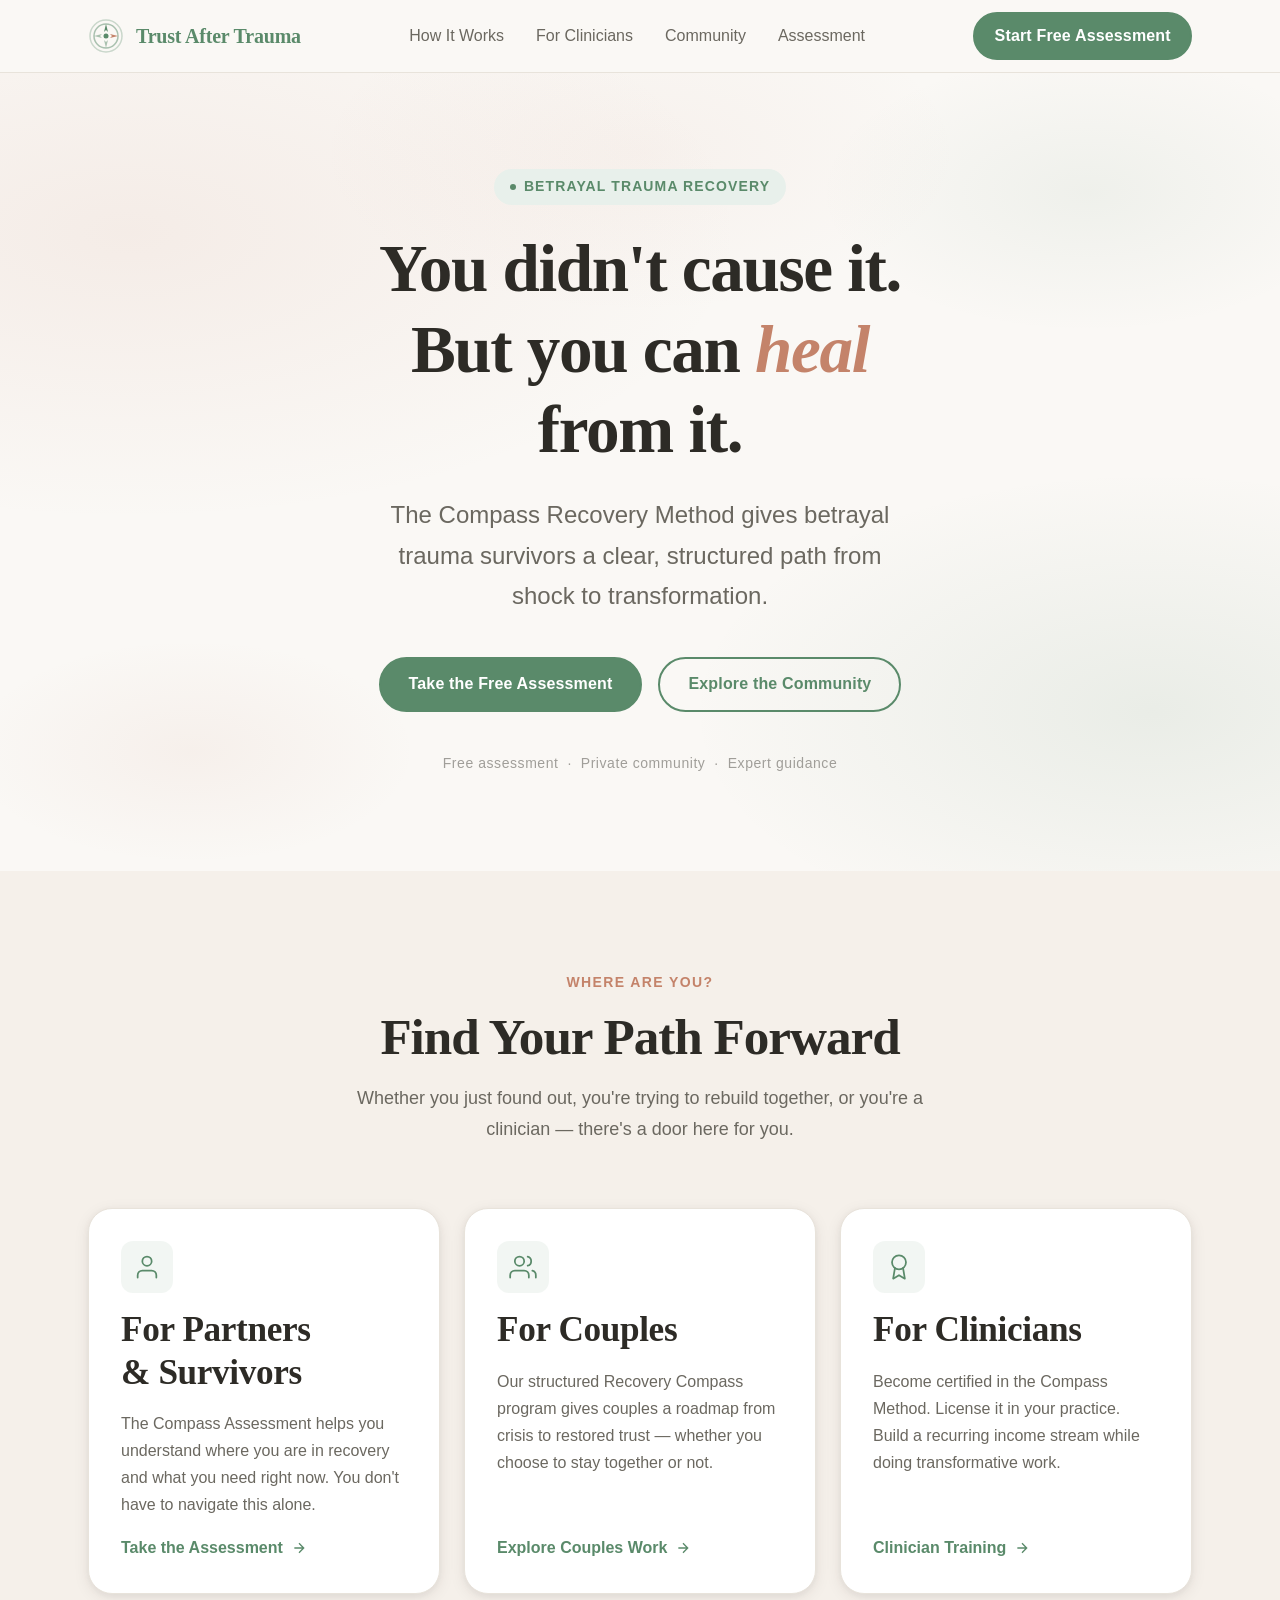
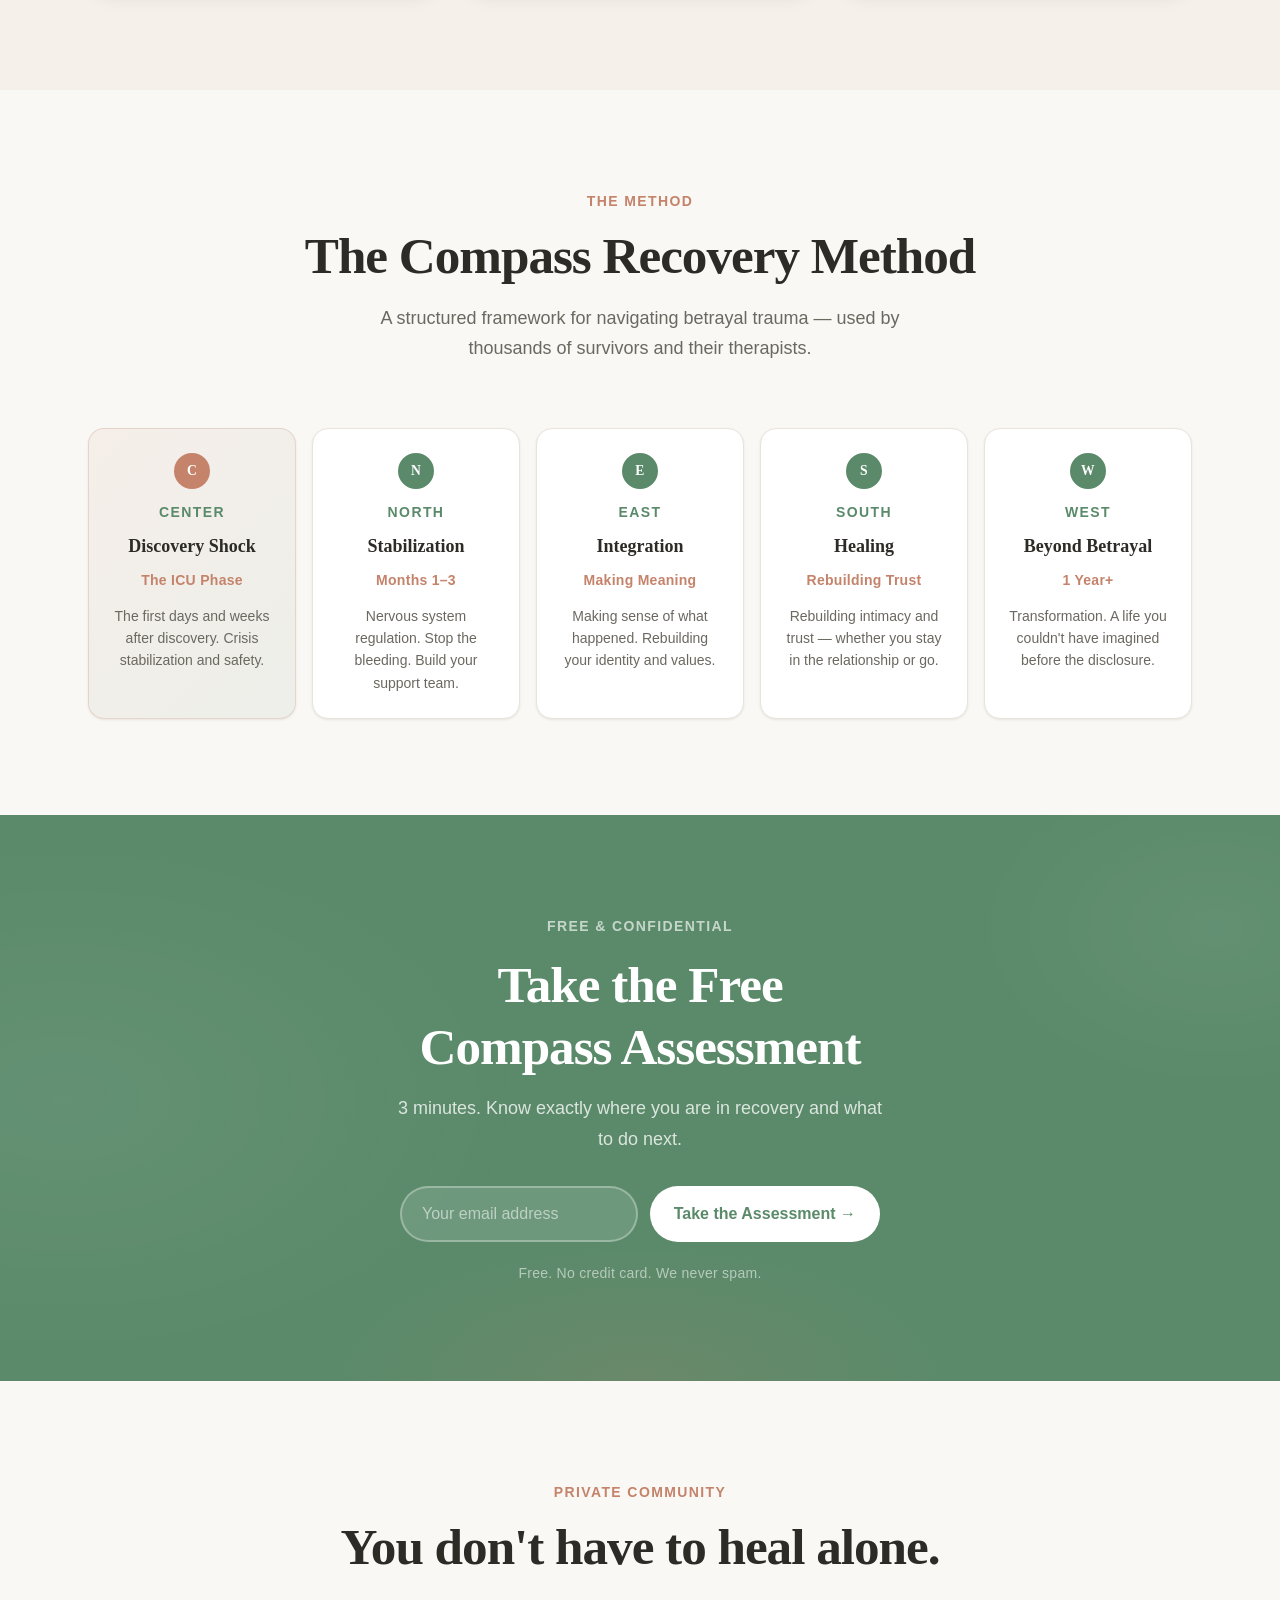
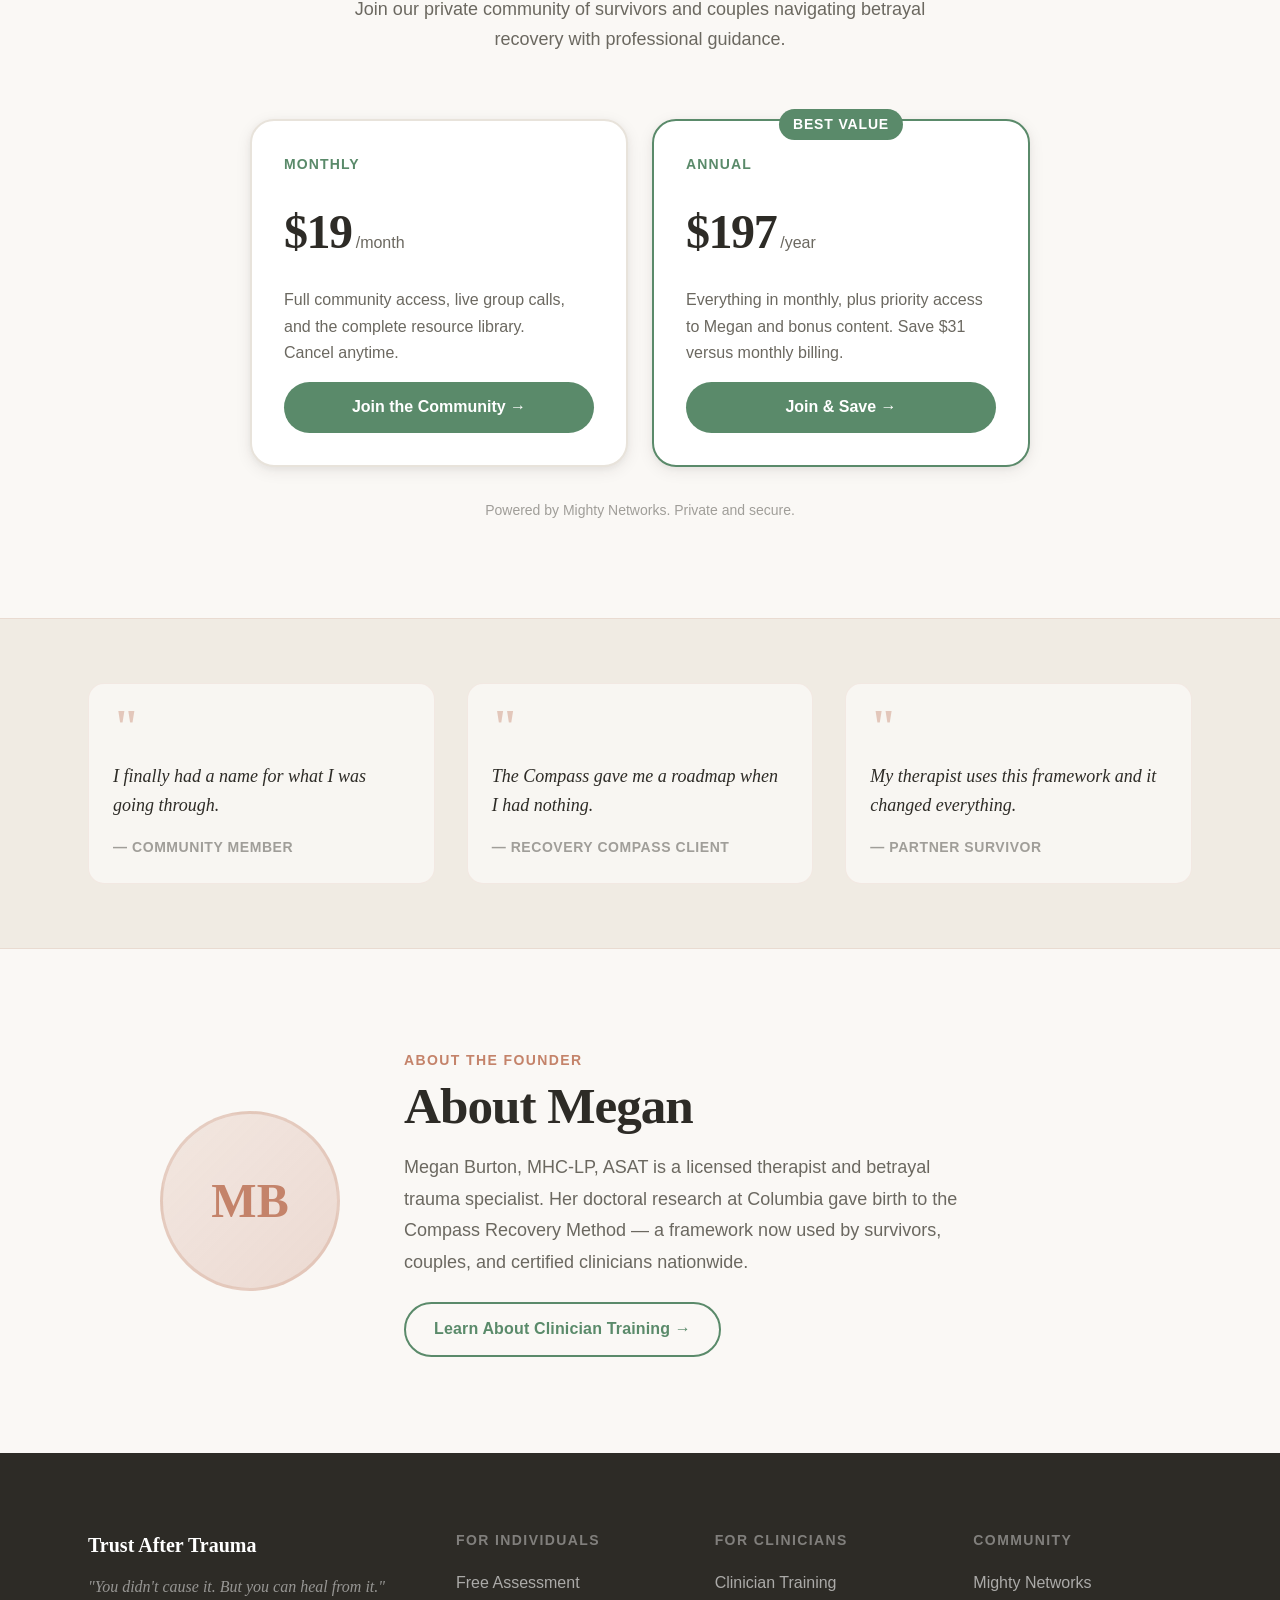
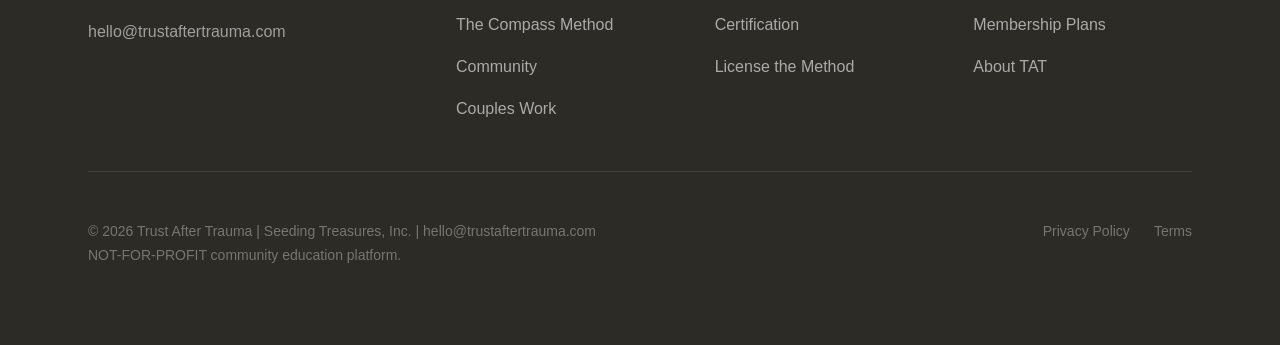
<file: index.html>
<!DOCTYPE html>
<html lang="en" data-theme="light">
<head>
  <meta charset="UTF-8" />
  <meta name="viewport" content="width=device-width, initial-scale=1.0" />
  <title>Trust After Trauma — Betrayal Trauma Recovery</title>
  <meta name="description" content="The Compass Recovery Method gives betrayal trauma survivors a clear, structured path from shock to transformation. Free assessment. Private community. Expert guidance." />
  <meta property="og:title" content="Trust After Trauma" />
  <meta property="og:description" content="You didn't cause it. But you can heal from it. Take the free Compass Assessment and find your place in recovery." />
  <meta property="og:type" content="website" />
  <meta property="og:url" content="https://trustaftertrauma.com" />

  <!-- Fonts -->
  <link rel="preconnect" href="https://api.fontshare.com" crossorigin />
  <link href="https://api.fontshare.com/v2/css?f[]=zodiak@700,400&display=swap" rel="stylesheet" />
  <link href="https://api.fontshare.com/v2/css?f[]=satoshi@400,500,700&display=swap" rel="stylesheet" />

  <style>
    /* ─── Design Tokens ─── */
    :root {
      /* Brand colors */
      --color-primary: #5A8A6A;
      --color-primary-hover: #4a7559;
      --color-primary-active: #3b5f47;
      --color-primary-light: #e8f0eb;
      --color-accent: #C4836A;
      --color-accent-hover: #b07358;
      --color-accent-light: #f5e8e3;

      /* Surfaces */
      --color-bg: #FAF8F5;
      --color-surface: #FFFFFF;
      --color-surface-warm: #F5F0EA;
      --color-testimonial-bg: #F0EBE3;
      --color-border: #DDD8CE;
      --color-divider: #E8E3DB;

      /* Text */
      --color-text: #2D2B26;
      --color-text-muted: #6B6860;
      --color-text-faint: #A09E99;
      --color-text-inverse: #FFFFFF;

      /* Fonts */
      --font-display: 'Zodiak', Georgia, 'Times New Roman', serif;
      --font-body: 'Satoshi', -apple-system, BlinkMacSystemFont, 'Segoe UI', sans-serif;

      /* Type scale (fluid) */
      --text-xs:   clamp(0.75rem,  0.7rem  + 0.25vw, 0.875rem);
      --text-sm:   clamp(0.875rem, 0.8rem  + 0.35vw, 1rem);
      --text-base: clamp(1rem,     0.95rem + 0.25vw, 1.125rem);
      --text-lg:   clamp(1.125rem, 1rem    + 0.75vw, 1.5rem);
      --text-xl:   clamp(1.5rem,   1.2rem  + 1.25vw, 2.25rem);
      --text-2xl:  clamp(2rem,     1.2rem  + 2.5vw,  3.5rem);
      --text-3xl:  clamp(2.5rem,   1rem    + 4vw,    5rem);

      /* Spacing */
      --space-1:  0.25rem;
      --space-2:  0.5rem;
      --space-3:  0.75rem;
      --space-4:  1rem;
      --space-5:  1.25rem;
      --space-6:  1.5rem;
      --space-8:  2rem;
      --space-10: 2.5rem;
      --space-12: 3rem;
      --space-16: 4rem;
      --space-20: 5rem;
      --space-24: 6rem;

      /* Radius */
      --radius-sm: 0.375rem;
      --radius-md: 0.625rem;
      --radius-lg: 1rem;
      --radius-xl: 1.5rem;
      --radius-full: 9999px;

      /* Shadows */
      --shadow-sm: 0 1px 3px rgba(45, 43, 38, 0.06), 0 1px 2px rgba(45, 43, 38, 0.04);
      --shadow-md: 0 4px 16px rgba(45, 43, 38, 0.08), 0 2px 6px rgba(45, 43, 38, 0.05);
      --shadow-lg: 0 12px 40px rgba(45, 43, 38, 0.12), 0 4px 12px rgba(45, 43, 38, 0.07);

      /* Transitions */
      --transition: 200ms cubic-bezier(0.16, 1, 0.3, 1);

      /* Layout */
      --content-narrow: 640px;
      --content-default: 960px;
      --content-wide: 1200px;
      --nav-height: 72px;
    }

    /* ─── Reset ─── */
    *, *::before, *::after {
      box-sizing: border-box;
      margin: 0;
      padding: 0;
    }

    html {
      -webkit-font-smoothing: antialiased;
      -moz-osx-font-smoothing: grayscale;
      text-rendering: optimizeLegibility;
      scroll-behavior: smooth;
      scroll-padding-top: var(--nav-height);
    }

    body {
      min-height: 100dvh;
      font-family: var(--font-body);
      font-size: var(--text-base);
      color: var(--color-text);
      background-color: var(--color-bg);
      line-height: 1.65;
    }

    img, svg { display: block; max-width: 100%; height: auto; }
    ul[role="list"], ol[role="list"] { list-style: none; }
    input, button, textarea, select { font: inherit; color: inherit; }
    h1, h2, h3, h4, h5, h6 { text-wrap: balance; line-height: 1.2; }
    p, li { text-wrap: pretty; }
    button { cursor: pointer; background: none; border: none; }
    a { color: inherit; text-decoration: none; }

    ::selection {
      background: rgba(90, 138, 106, 0.2);
      color: var(--color-text);
    }

    :focus-visible {
      outline: 2px solid var(--color-primary);
      outline-offset: 3px;
      border-radius: var(--radius-sm);
    }

    @media (prefers-reduced-motion: reduce) {
      *, *::before, *::after {
        animation-duration: 0.01ms !important;
        transition-duration: 0.01ms !important;
        scroll-behavior: auto !important;
      }
    }

    /* ─── Utility Classes ─── */
    .container {
      width: 100%;
      max-width: var(--content-wide);
      margin-inline: auto;
      padding-inline: clamp(var(--space-5), 5vw, var(--space-12));
    }

    .container--narrow {
      max-width: var(--content-narrow);
    }

    .container--default {
      max-width: var(--content-default);
    }

    .sr-only {
      position: absolute; width: 1px; height: 1px; padding: 0;
      margin: -1px; overflow: hidden; clip: rect(0,0,0,0);
      white-space: nowrap; border-width: 0;
    }

    /* ─── Buttons ─── */
    .btn {
      display: inline-flex;
      align-items: center;
      gap: var(--space-2);
      padding: 0.75rem 1.75rem;
      font-size: var(--text-sm);
      font-weight: 600;
      letter-spacing: 0.01em;
      border-radius: var(--radius-full);
      transition: background var(--transition), color var(--transition),
                  border-color var(--transition), box-shadow var(--transition),
                  transform var(--transition);
      white-space: nowrap;
    }

    .btn:hover { transform: translateY(-1px); }
    .btn:active { transform: translateY(0); }

    .btn-primary {
      background: var(--color-primary);
      color: var(--color-text-inverse);
      border: 2px solid var(--color-primary);
    }

    .btn-primary:hover {
      background: var(--color-primary-hover);
      border-color: var(--color-primary-hover);
      box-shadow: 0 4px 16px rgba(90, 138, 106, 0.35);
    }

    .btn-outline {
      background: transparent;
      color: var(--color-primary);
      border: 2px solid var(--color-primary);
    }

    .btn-outline:hover {
      background: var(--color-primary-light);
    }

    .btn-outline-white {
      background: transparent;
      color: var(--color-text-inverse);
      border: 2px solid rgba(255,255,255,0.6);
    }

    .btn-outline-white:hover {
      background: rgba(255,255,255,0.15);
      border-color: white;
    }

    /* ─── Navigation ─── */
    .nav {
      position: sticky;
      top: 0;
      z-index: 100;
      background: rgba(250, 248, 245, 0.92);
      backdrop-filter: blur(16px);
      -webkit-backdrop-filter: blur(16px);
      border-bottom: 1px solid var(--color-divider);
      transition: box-shadow var(--transition);
    }

    .nav--scrolled {
      box-shadow: var(--shadow-sm);
    }

    .nav__inner {
      display: flex;
      align-items: center;
      justify-content: space-between;
      height: var(--nav-height);
    }

    /* Logo */
    .nav__logo {
      display: flex;
      align-items: center;
      gap: var(--space-3);
      text-decoration: none;
    }

    .nav__logo-mark {
      flex-shrink: 0;
    }

    .nav__logo-text {
      font-family: var(--font-display);
      font-size: 1.25rem;
      font-weight: 700;
      color: var(--color-primary);
      letter-spacing: -0.01em;
      line-height: 1;
    }

    /* Nav links */
    .nav__links {
      display: flex;
      align-items: center;
      gap: var(--space-8);
      list-style: none;
    }

    .nav__links a {
      font-size: var(--text-sm);
      font-weight: 500;
      color: var(--color-text-muted);
      transition: color var(--transition);
    }

    .nav__links a:hover { color: var(--color-primary); }

    /* Nav actions */
    .nav__actions {
      display: flex;
      align-items: center;
      gap: var(--space-4);
    }

    .nav__cta {
      padding: 0.55rem 1.2rem;
      font-size: var(--text-sm);
    }

    /* Hamburger (mobile) */
    .nav__hamburger {
      display: none;
      flex-direction: column;
      gap: 5px;
      width: 24px;
      cursor: pointer;
      background: none;
      border: none;
      padding: var(--space-2);
    }

    .nav__hamburger span {
      display: block;
      height: 2px;
      background: var(--color-text);
      border-radius: 2px;
      transition: transform var(--transition), opacity var(--transition);
    }

    /* Mobile menu */
    .nav__mobile {
      display: none;
      flex-direction: column;
      gap: var(--space-1);
      padding: var(--space-4) 0 var(--space-6);
      border-top: 1px solid var(--color-divider);
    }

    .nav__mobile a {
      font-size: var(--text-base);
      font-weight: 500;
      color: var(--color-text-muted);
      padding: var(--space-3) 0;
      display: block;
      transition: color var(--transition);
    }

    .nav__mobile a:hover { color: var(--color-primary); }
    .nav__mobile .btn { margin-top: var(--space-4); align-self: flex-start; }

    @media (max-width: 768px) {
      .nav__links, .nav__actions { display: none; }
      .nav__hamburger { display: flex; }
      .nav__mobile.is-open { display: flex; }
    }

    /* ─── Hero Section ─── */
    .hero {
      position: relative;
      overflow: hidden;
      padding-block: clamp(var(--space-20), 12vw, var(--space-24));
      background-color: var(--color-bg);
    }

    /* Watercolor-like warm gradient texture */
    .hero::before {
      content: '';
      position: absolute;
      inset: 0;
      background:
        radial-gradient(ellipse 80% 60% at 10% 20%, rgba(196, 131, 106, 0.10) 0%, transparent 60%),
        radial-gradient(ellipse 60% 50% at 90% 80%, rgba(90, 138, 106, 0.10) 0%, transparent 60%),
        radial-gradient(ellipse 50% 40% at 50% 10%, rgba(196, 131, 106, 0.06) 0%, transparent 50%);
      pointer-events: none;
    }

    /* Subtle organic blobs for painterly feel */
    .hero::after {
      content: '';
      position: absolute;
      inset: 0;
      background:
        radial-gradient(ellipse 30% 25% at 85% 15%, rgba(90, 138, 106, 0.07) 0%, transparent 70%),
        radial-gradient(ellipse 25% 20% at 15% 85%, rgba(196, 131, 106, 0.07) 0%, transparent 70%);
      pointer-events: none;
    }

    .hero__inner {
      position: relative;
      z-index: 1;
      text-align: center;
    }

    .hero__eyebrow {
      display: inline-flex;
      align-items: center;
      gap: var(--space-2);
      padding: 0.4rem 1rem;
      background: var(--color-primary-light);
      color: var(--color-primary);
      font-size: var(--text-xs);
      font-weight: 700;
      letter-spacing: 0.08em;
      text-transform: uppercase;
      border-radius: var(--radius-full);
      margin-bottom: var(--space-6);
    }

    .hero__eyebrow-dot {
      width: 6px;
      height: 6px;
      background: var(--color-primary);
      border-radius: 50%;
    }

    .hero__headline {
      font-family: var(--font-display);
      font-size: var(--text-3xl);
      font-weight: 700;
      color: var(--color-text);
      margin-bottom: var(--space-6);
      max-width: 800px;
      margin-inline: auto;
      letter-spacing: -0.02em;
    }

    .hero__headline em {
      font-style: italic;
      color: var(--color-accent);
    }

    .hero__subhead {
      font-size: var(--text-lg);
      color: var(--color-text-muted);
      max-width: 580px;
      margin-inline: auto;
      margin-bottom: var(--space-10);
      line-height: 1.7;
    }

    .hero__actions {
      display: flex;
      align-items: center;
      justify-content: center;
      gap: var(--space-4);
      flex-wrap: wrap;
    }

    .hero__trust {
      margin-top: var(--space-10);
      font-size: var(--text-xs);
      color: var(--color-text-faint);
      letter-spacing: 0.04em;
    }

    /* ─── Section Styles ─── */
    .section {
      padding-block: clamp(var(--space-16), 9vw, var(--space-24));
    }

    .section--alt {
      background: var(--color-surface-warm);
    }

    .section__header {
      text-align: center;
      margin-bottom: clamp(var(--space-10), 5vw, var(--space-16));
    }

    .section__label {
      display: inline-block;
      font-size: var(--text-xs);
      font-weight: 700;
      letter-spacing: 0.1em;
      text-transform: uppercase;
      color: var(--color-accent);
      margin-bottom: var(--space-3);
    }

    .section__title {
      font-family: var(--font-display);
      font-size: var(--text-2xl);
      font-weight: 700;
      color: var(--color-text);
      margin-bottom: var(--space-4);
      letter-spacing: -0.02em;
    }

    .section__subtitle {
      font-size: var(--text-base);
      color: var(--color-text-muted);
      max-width: 600px;
      margin-inline: auto;
      line-height: 1.7;
    }

    /* ─── Audience Cards ─── */
    .audience-grid {
      display: grid;
      grid-template-columns: repeat(3, 1fr);
      gap: var(--space-6);
    }

    @media (max-width: 900px) {
      .audience-grid {
        grid-template-columns: 1fr;
        max-width: 480px;
        margin-inline: auto;
      }
    }

    .audience-card {
      background: var(--color-surface);
      border-radius: var(--radius-xl);
      padding: var(--space-8);
      box-shadow: var(--shadow-md);
      border: 1px solid var(--color-divider);
      display: flex;
      flex-direction: column;
      gap: var(--space-4);
      transition: box-shadow var(--transition), transform var(--transition),
                  border-color var(--transition);
      position: relative;
      overflow: hidden;
    }

    .audience-card::before {
      content: '';
      position: absolute;
      top: 0;
      left: 0;
      right: 0;
      height: 3px;
      background: var(--color-accent);
      opacity: 0;
      transition: opacity var(--transition);
    }

    .audience-card:hover {
      box-shadow: var(--shadow-lg);
      transform: translateY(-3px);
      border-color: rgba(196, 131, 106, 0.3);
    }

    .audience-card:hover::before { opacity: 1; }

    .audience-card__icon {
      width: 52px;
      height: 52px;
      border-radius: 12px;
      background: rgba(90,138,106,0.08);
      display: flex;
      align-items: center;
      justify-content: center;
      color: var(--color-primary);
      transition: background 0.2s;
    }
    .audience-card:hover .audience-card__icon {
      background: rgba(90,138,106,0.14);
    }

    .audience-card__headline {
      font-family: var(--font-display);
      font-size: var(--text-xl);
      font-weight: 700;
      color: var(--color-text);
      letter-spacing: -0.01em;
    }

    .audience-card__body {
      font-size: var(--text-sm);
      color: var(--color-text-muted);
      line-height: 1.7;
      flex-grow: 1;
    }

    .audience-card__cta {
      font-size: var(--text-sm);
      font-weight: 600;
      color: var(--color-primary);
      display: inline-flex;
      align-items: center;
      gap: var(--space-2);
      transition: color var(--transition), gap var(--transition);
    }

    .audience-card__cta:hover {
      color: var(--color-accent);
      gap: var(--space-3);
    }

    /* ─── Compass Section ─── */
    .compass-grid {
      display: grid;
      grid-template-columns: repeat(5, 1fr);
      gap: var(--space-4);
    }

    @media (max-width: 1024px) {
      .compass-grid {
        grid-template-columns: repeat(3, 1fr);
      }
    }

    @media (max-width: 600px) {
      .compass-grid {
        grid-template-columns: 1fr;
        max-width: 400px;
        margin-inline: auto;
      }
    }

    .compass-card {
      background: var(--color-surface);
      border-radius: var(--radius-lg);
      padding: var(--space-6) var(--space-5);
      box-shadow: var(--shadow-sm);
      border: 1px solid var(--color-divider);
      text-align: center;
      display: flex;
      flex-direction: column;
      align-items: center;
      gap: var(--space-3);
      transition: box-shadow var(--transition), transform var(--transition);
    }

    .compass-card:hover {
      box-shadow: var(--shadow-md);
      transform: translateY(-2px);
    }

    .compass-card--center {
      background: linear-gradient(135deg, rgba(196,131,106,0.08), rgba(90,138,106,0.08));
      border-color: rgba(196,131,106,0.25);
    }

    .compass-card__direction {
      line-height: 1;
    }
    .compass-badge {
      display: inline-flex;
      align-items: center;
      justify-content: center;
      width: 36px;
      height: 36px;
      border-radius: 50%;
      background: var(--color-primary);
      color: #fff;
      font-family: var(--font-display);
      font-size: 0.85rem;
      font-weight: 700;
      letter-spacing: 0.02em;
    }
    .compass-card--center .compass-badge {
      background: var(--color-accent);
    }

    .compass-card__label {
      font-size: var(--text-xs);
      font-weight: 700;
      letter-spacing: 0.1em;
      text-transform: uppercase;
      color: var(--color-primary);
    }

    .compass-card__name {
      font-family: var(--font-display);
      font-size: var(--text-base);
      font-weight: 700;
      color: var(--color-text);
    }

    .compass-card__phase {
      font-size: var(--text-xs);
      color: var(--color-accent);
      font-weight: 600;
      letter-spacing: 0.02em;
    }

    .compass-card__desc {
      font-size: var(--text-xs);
      color: var(--color-text-muted);
      line-height: 1.6;
    }

    /* ─── Assessment CTA Section ─── */
    .assessment-section {
      background: var(--color-primary);
      position: relative;
      overflow: hidden;
    }

    .assessment-section::before {
      content: '';
      position: absolute;
      inset: 0;
      background:
        radial-gradient(ellipse 60% 80% at 5% 50%, rgba(255,255,255,0.06) 0%, transparent 60%),
        radial-gradient(ellipse 40% 60% at 95% 20%, rgba(255,255,255,0.05) 0%, transparent 50%),
        radial-gradient(ellipse 50% 50% at 50% 100%, rgba(196,131,106,0.15) 0%, transparent 50%);
      pointer-events: none;
    }

    .assessment-section__inner {
      position: relative;
      z-index: 1;
      text-align: center;
    }

    .assessment-section__label {
      display: inline-block;
      font-size: var(--text-xs);
      font-weight: 700;
      letter-spacing: 0.1em;
      text-transform: uppercase;
      color: rgba(255,255,255,0.65);
      margin-bottom: var(--space-4);
    }

    .assessment-section__title {
      font-family: var(--font-display);
      font-size: var(--text-2xl);
      font-weight: 700;
      color: white;
      margin-bottom: var(--space-4);
      letter-spacing: -0.02em;
    }

    .assessment-section__subtitle {
      font-size: var(--text-base);
      color: rgba(255,255,255,0.78);
      margin-bottom: var(--space-8);
      max-width: 500px;
      margin-inline: auto;
      line-height: 1.7;
    }

    .assessment-form {
      display: flex;
      gap: var(--space-3);
      max-width: 480px;
      margin-inline: auto;
      flex-wrap: wrap;
    }

    .assessment-form__input {
      flex: 1;
      min-width: 220px;
      padding: 0.8rem 1.25rem;
      border-radius: var(--radius-full);
      border: 2px solid rgba(255,255,255,0.3);
      background: rgba(255,255,255,0.12);
      color: white;
      font-size: var(--text-sm);
      transition: border-color var(--transition), background var(--transition);
    }

    .assessment-form__input::placeholder {
      color: rgba(255,255,255,0.55);
    }

    .assessment-form__input:focus {
      outline: none;
      border-color: rgba(255,255,255,0.7);
      background: rgba(255,255,255,0.18);
    }

    .assessment-form__btn {
      padding: 0.8rem 1.5rem;
      background: white;
      color: var(--color-primary);
      font-size: var(--text-sm);
      font-weight: 700;
      border-radius: var(--radius-full);
      border: none;
      cursor: pointer;
      white-space: nowrap;
      transition: background var(--transition), box-shadow var(--transition), transform var(--transition);
    }

    .assessment-form__btn:hover {
      background: #f0f0f0;
      box-shadow: 0 4px 16px rgba(0,0,0,0.15);
      transform: translateY(-1px);
    }

    .assessment-section__note {
      margin-top: var(--space-5);
      font-size: var(--text-xs);
      color: rgba(255,255,255,0.55);
      letter-spacing: 0.02em;
    }

    /* ─── Community Section ─── */
    .community-grid {
      display: grid;
      grid-template-columns: repeat(2, 1fr);
      gap: var(--space-6);
      max-width: 780px;
      margin-inline: auto;
    }

    @media (max-width: 640px) {
      .community-grid { grid-template-columns: 1fr; }
    }

    .pricing-card {
      background: var(--color-surface);
      border-radius: var(--radius-xl);
      padding: var(--space-8);
      box-shadow: var(--shadow-md);
      border: 2px solid var(--color-divider);
      display: flex;
      flex-direction: column;
      gap: var(--space-4);
      transition: box-shadow var(--transition), transform var(--transition), border-color var(--transition);
      text-decoration: none;
    }

    .pricing-card:hover {
      box-shadow: var(--shadow-lg);
      transform: translateY(-3px);
      border-color: var(--color-primary);
    }

    .pricing-card--featured {
      border-color: var(--color-primary);
      position: relative;
    }

    .pricing-card--featured::before {
      content: 'Best Value';
      position: absolute;
      top: -12px;
      left: 50%;
      transform: translateX(-50%);
      background: var(--color-primary);
      color: white;
      font-size: var(--text-xs);
      font-weight: 700;
      letter-spacing: 0.06em;
      text-transform: uppercase;
      padding: 0.25rem 0.875rem;
      border-radius: var(--radius-full);
    }

    .pricing-card__period {
      font-size: var(--text-xs);
      font-weight: 700;
      letter-spacing: 0.08em;
      text-transform: uppercase;
      color: var(--color-primary);
    }

    .pricing-card__price {
      display: flex;
      align-items: baseline;
      gap: var(--space-1);
    }

    .pricing-card__amount {
      font-family: var(--font-display);
      font-size: clamp(2.5rem, 5vw, 3rem);
      font-weight: 700;
      color: var(--color-text);
      letter-spacing: -0.03em;
    }

    .pricing-card__per {
      font-size: var(--text-sm);
      color: var(--color-text-muted);
    }

    .pricing-card__desc {
      font-size: var(--text-sm);
      color: var(--color-text-muted);
      line-height: 1.65;
    }

    .pricing-card__cta {
      display: inline-flex;
      align-items: center;
      justify-content: center;
      padding: 0.75rem 1.5rem;
      background: var(--color-primary);
      color: white;
      font-size: var(--text-sm);
      font-weight: 600;
      border-radius: var(--radius-full);
      transition: background var(--transition), box-shadow var(--transition);
      margin-top: auto;
    }

    .pricing-card:hover .pricing-card__cta {
      background: var(--color-primary-hover);
      box-shadow: 0 4px 14px rgba(90, 138, 106, 0.3);
    }

    .community__powered {
      text-align: center;
      margin-top: var(--space-8);
      font-size: var(--text-xs);
      color: var(--color-text-faint);
    }

    /* ─── Testimonial Bar ─── */
    .testimonial-bar {
      background: var(--color-testimonial-bg);
      padding-block: clamp(var(--space-12), 6vw, var(--space-16));
      border-top: 1px solid rgba(196, 131, 106, 0.15);
      border-bottom: 1px solid rgba(196, 131, 106, 0.15);
    }

    .testimonial-grid {
      display: grid;
      grid-template-columns: repeat(3, 1fr);
      gap: var(--space-8);
    }

    @media (max-width: 768px) {
      .testimonial-grid {
        grid-template-columns: 1fr;
        max-width: 480px;
        margin-inline: auto;
      }
    }

    .testimonial {
      display: flex;
      flex-direction: column;
      gap: var(--space-4);
      padding: var(--space-6);
      background: rgba(255,255,255,0.55);
      border-radius: var(--radius-lg);
      border: 1px solid rgba(196,131,106,0.12);
      transition: box-shadow var(--transition);
    }

    .testimonial:hover {
      box-shadow: var(--shadow-sm);
    }

    .testimonial__quote-mark {
      font-family: var(--font-display);
      font-size: 3rem;
      line-height: 0.8;
      color: var(--color-accent);
      opacity: 0.4;
      font-weight: 700;
    }

    .testimonial__text {
      font-family: var(--font-display);
      font-size: var(--text-base);
      font-style: italic;
      color: var(--color-text);
      line-height: 1.6;
    }

    .testimonial__attribution {
      font-size: var(--text-xs);
      font-weight: 600;
      color: var(--color-text-faint);
      letter-spacing: 0.04em;
      text-transform: uppercase;
    }

    /* ─── Founder Block ─── */
    .founder {
      background: var(--color-bg);
    }

    .founder__inner {
      display: grid;
      grid-template-columns: auto 1fr;
      gap: clamp(var(--space-8), 5vw, var(--space-16));
      align-items: center;
      max-width: var(--content-default);
      margin-inline: auto;
    }

    @media (max-width: 640px) {
      .founder__inner {
        grid-template-columns: 1fr;
        text-align: center;
      }

      .founder__photo {
        margin-inline: auto;
      }
    }

    .founder__photo {
      width: 180px;
      height: 180px;
      border-radius: 50%;
      background: linear-gradient(135deg, rgba(196,131,106,0.15), rgba(196,131,106,0.25));
      border: 3px solid rgba(196, 131, 106, 0.25);
      display: flex;
      align-items: center;
      justify-content: center;
      flex-shrink: 0;
      position: relative;
      overflow: hidden;
    }

    /* Watercolor ring effect */
    .founder__photo::before {
      content: '';
      position: absolute;
      inset: -4px;
      border-radius: 50%;
      background: conic-gradient(
        rgba(196,131,106,0.2) 0deg,
        rgba(90,138,106,0.2) 120deg,
        rgba(196,131,106,0.15) 240deg,
        rgba(196,131,106,0.2) 360deg
      );
      z-index: -1;
    }

    .founder__initials {
      font-family: var(--font-display);
      font-size: 3rem;
      font-weight: 700;
      color: var(--color-accent);
    }

    .founder__label {
      font-size: var(--text-xs);
      font-weight: 700;
      letter-spacing: 0.1em;
      text-transform: uppercase;
      color: var(--color-accent);
      margin-bottom: var(--space-3);
    }

    .founder__name {
      font-family: var(--font-display);
      font-size: var(--text-2xl);
      font-weight: 700;
      color: var(--color-text);
      letter-spacing: -0.02em;
      margin-bottom: var(--space-4);
    }

    .founder__bio {
      font-size: var(--text-base);
      color: var(--color-text-muted);
      line-height: 1.75;
      max-width: 58ch;
      margin-bottom: var(--space-6);
    }

    /* ─── Footer ─── */
    .footer {
      background: var(--color-text);
      color: rgba(255,255,255,0.75);
      padding-block: clamp(var(--space-12), 6vw, var(--space-20));
    }

    .footer__top {
      display: grid;
      grid-template-columns: 1.5fr repeat(3, 1fr);
      gap: var(--space-10);
      margin-bottom: var(--space-12);
      padding-bottom: var(--space-12);
      border-bottom: 1px solid rgba(255,255,255,0.1);
    }

    @media (max-width: 900px) {
      .footer__top {
        grid-template-columns: 1fr 1fr;
      }
    }

    @media (max-width: 560px) {
      .footer__top {
        grid-template-columns: 1fr;
      }
    }

    .footer__brand {}

    .footer__logo-text {
      font-family: var(--font-display);
      font-size: 1.25rem;
      font-weight: 700;
      color: white;
      margin-bottom: var(--space-3);
    }

    .footer__tagline {
      font-size: var(--text-sm);
      font-style: italic;
      color: rgba(255,255,255,0.5);
      font-family: var(--font-display);
      margin-bottom: var(--space-4);
    }

    .footer__email {
      font-size: var(--text-sm);
      color: rgba(255,255,255,0.55);
      transition: color var(--transition);
    }

    .footer__email:hover { color: rgba(255,255,255,0.85); }

    .footer__col-title {
      font-size: var(--text-xs);
      font-weight: 700;
      letter-spacing: 0.1em;
      text-transform: uppercase;
      color: rgba(255,255,255,0.4);
      margin-bottom: var(--space-4);
    }

    .footer__links {
      list-style: none;
      display: flex;
      flex-direction: column;
      gap: var(--space-3);
    }

    .footer__links a {
      font-size: var(--text-sm);
      color: rgba(255,255,255,0.6);
      transition: color var(--transition);
    }

    .footer__links a:hover { color: rgba(255,255,255,0.9); }

    .footer__bottom {
      display: flex;
      align-items: flex-start;
      justify-content: space-between;
      gap: var(--space-6);
      flex-wrap: wrap;
    }

    .footer__legal-note {
      font-size: var(--text-xs);
      color: rgba(255,255,255,0.35);
      line-height: 1.7;
    }

    .footer__legal-links {
      display: flex;
      gap: var(--space-6);
      flex-wrap: wrap;
    }

    .footer__legal-links a {
      font-size: var(--text-xs);
      color: rgba(255,255,255,0.35);
      transition: color var(--transition);
    }

    .footer__legal-links a:hover { color: rgba(255,255,255,0.6); }

    /* ─── Logo SVG ─── */
    .logo-svg { flex-shrink: 0; }

    /* ─── Scroll-reveal utility ─── */
    .reveal {
      opacity: 0;
      transform: translateY(16px);
      transition: opacity 0.5s ease, transform 0.5s ease;
    }

    .reveal.visible {
      opacity: 1;
      transform: translateY(0);
    }
  </style>
</head>
<body>

  <!-- ══════════════════════════════════════════ -->
  <!-- NAV                                        -->
  <!-- ══════════════════════════════════════════ -->
  <header class="nav" id="nav" role="banner">
    <div class="container">
      <nav class="nav__inner" aria-label="Primary navigation">
        <!-- Logo -->
        <a href="/" class="nav__logo" aria-label="Trust After Trauma — home">
          <svg class="logo-svg" width="36" height="36" viewBox="0 0 36 36" fill="none" aria-hidden="true" xmlns="http://www.w3.org/2000/svg">
            <!-- Compass rose logo mark -->
            <circle cx="18" cy="18" r="16" stroke="#5A8A6A" stroke-width="1.5" fill="none" opacity="0.3"/>
            <circle cx="18" cy="18" r="12" stroke="#5A8A6A" stroke-width="1.5" fill="none" opacity="0.5"/>
            <!-- Cardinal points -->
            <path d="M18 6 L20 14 L18 12 L16 14 Z" fill="#5A8A6A"/>
            <path d="M18 30 L16 22 L18 24 L20 22 Z" fill="#5A8A6A" opacity="0.5"/>
            <path d="M6 18 L14 16 L12 18 L14 20 Z" fill="#5A8A6A" opacity="0.5"/>
            <path d="M30 18 L22 20 L24 18 L22 16 Z" fill="#C4836A"/>
            <!-- Center dot -->
            <circle cx="18" cy="18" r="2.5" fill="#5A8A6A"/>
          </svg>
          <span class="nav__logo-text">Trust After Trauma</span>
        </a>

        <!-- Desktop links -->
        <ul class="nav__links" role="list">
          <li><a href="#how-it-works">How It Works</a></li>
          <li><a href="/clinicians.html">For Clinicians</a></li>
          <li><a href="https://trust-after-trauma.mn.co" target="_blank" rel="noopener">Community</a></li>
          <li><a href="/assessment.html">Assessment</a></li>
        </ul>

        <!-- Desktop CTA -->
        <div class="nav__actions">
          <a href="/assessment.html" class="btn btn-primary nav__cta">Start Free Assessment</a>
        </div>

        <!-- Mobile hamburger -->
        <button class="nav__hamburger" aria-label="Open menu" aria-expanded="false" aria-controls="mobile-menu" id="hamburger">
          <span></span>
          <span></span>
          <span></span>
        </button>
      </nav>

      <!-- Mobile menu -->
      <div class="nav__mobile" id="mobile-menu" role="navigation" aria-label="Mobile navigation">
        <a href="#how-it-works">How It Works</a>
        <a href="/clinicians.html">For Clinicians</a>
        <a href="https://trust-after-trauma.mn.co" target="_blank" rel="noopener">Community</a>
        <a href="/assessment.html">Assessment</a>
        <a href="/assessment.html" class="btn btn-primary">Start Free Assessment</a>
      </div>
    </div>
  </header>

  <main>

    <!-- ══════════════════════════════════════════ -->
    <!-- HERO                                       -->
    <!-- ══════════════════════════════════════════ -->
    <section class="hero" aria-labelledby="hero-heading">
      <div class="container container--narrow">
        <div class="hero__inner">
          <div class="hero__eyebrow">
            <span class="hero__eyebrow-dot" aria-hidden="true"></span>
            Betrayal Trauma Recovery
          </div>

          <h1 class="hero__headline" id="hero-heading">
            You didn't cause it.<br>But you can <em>heal</em> from it.
          </h1>

          <p class="hero__subhead">
            The Compass Recovery Method gives betrayal trauma survivors a clear, structured path from shock to transformation.
          </p>

          <div class="hero__actions">
            <a href="/assessment.html" class="btn btn-primary">Take the Free Assessment</a>
            <a href="https://trust-after-trauma.mn.co" target="_blank" rel="noopener" class="btn btn-outline">Explore the Community</a>
          </div>

          <p class="hero__trust">Free assessment &nbsp;·&nbsp; Private community &nbsp;·&nbsp; Expert guidance</p>
        </div>
      </div>
    </section>

    <!-- ══════════════════════════════════════════ -->
    <!-- THREE-AUDIENCE ROW                         -->
    <!-- ══════════════════════════════════════════ -->
    <section class="section section--alt" aria-labelledby="audience-heading">
      <div class="container">
        <div class="section__header">
          <span class="section__label">Where Are You?</span>
          <h2 class="section__title" id="audience-heading">Find Your Path Forward</h2>
          <p class="section__subtitle">Whether you just found out, you're trying to rebuild together, or you're a clinician — there's a door here for you.</p>
        </div>

        <div class="audience-grid">
          <!-- Card 1 -->
          <article class="audience-card reveal">
            <div class="audience-card__icon" aria-hidden="true">
              <svg width="28" height="28" viewBox="0 0 24 24" fill="none" stroke="currentColor" stroke-width="1.5" stroke-linecap="round" stroke-linejoin="round"><path d="M20 21v-2a4 4 0 0 0-4-4H8a4 4 0 0 0-4 4v2"/><circle cx="12" cy="7" r="4"/></svg>
            </div>
            <h3 class="audience-card__headline">For Partners &amp; Survivors</h3>
            <p class="audience-card__body">The Compass Assessment helps you understand where you are in recovery and what you need right now. You don't have to navigate this alone.</p>
            <a href="/assessment.html" class="audience-card__cta">
              Take the Assessment
              <svg width="16" height="16" viewBox="0 0 24 24" fill="none" stroke="currentColor" stroke-width="2" aria-hidden="true"><path d="M5 12h14M12 5l7 7-7 7"/></svg>
            </a>
          </article>

          <!-- Card 2 -->
          <article class="audience-card reveal" style="transition-delay: 0.08s;">
            <div class="audience-card__icon" aria-hidden="true">
              <svg width="28" height="28" viewBox="0 0 24 24" fill="none" stroke="currentColor" stroke-width="1.5" stroke-linecap="round" stroke-linejoin="round"><path d="M17 21v-2a4 4 0 0 0-4-4H5a4 4 0 0 0-4 4v2"/><circle cx="9" cy="7" r="4"/><path d="M23 21v-2a4 4 0 0 0-3-3.87"/><path d="M16 3.13a4 4 0 0 1 0 7.75"/></svg>
            </div>
            <h3 class="audience-card__headline">For Couples</h3>
            <p class="audience-card__body">Our structured Recovery Compass program gives couples a roadmap from crisis to restored trust — whether you choose to stay together or not.</p>
            <a href="/couples.html" class="audience-card__cta">
              Explore Couples Work
              <svg width="16" height="16" viewBox="0 0 24 24" fill="none" stroke="currentColor" stroke-width="2" aria-hidden="true"><path d="M5 12h14M12 5l7 7-7 7"/></svg>
            </a>
          </article>

          <!-- Card 3 -->
          <article class="audience-card reveal" style="transition-delay: 0.16s;">
            <div class="audience-card__icon" aria-hidden="true">
              <svg width="28" height="28" viewBox="0 0 24 24" fill="none" stroke="currentColor" stroke-width="1.5" stroke-linecap="round" stroke-linejoin="round"><circle cx="12" cy="8" r="6"/><path d="M15.477 12.89L17 22l-5-3-5 3 1.523-9.11"/></svg>
            </div>
            <h3 class="audience-card__headline">For Clinicians</h3>
            <p class="audience-card__body">Become certified in the Compass Method. License it in your practice. Build a recurring income stream while doing transformative work.</p>
            <a href="/clinicians.html" class="audience-card__cta">
              Clinician Training
              <svg width="16" height="16" viewBox="0 0 24 24" fill="none" stroke="currentColor" stroke-width="2" aria-hidden="true"><path d="M5 12h14M12 5l7 7-7 7"/></svg>
            </a>
          </article>
        </div>
      </div>
    </section>

    <!-- ══════════════════════════════════════════ -->
    <!-- HOW THE COMPASS WORKS                      -->
    <!-- ══════════════════════════════════════════ -->
    <section class="section" id="how-it-works" aria-labelledby="compass-heading">
      <div class="container">
        <div class="section__header">
          <span class="section__label">The Method</span>
          <h2 class="section__title" id="compass-heading">The Compass Recovery Method</h2>
          <p class="section__subtitle">A structured framework for navigating betrayal trauma — used by thousands of survivors and their therapists.</p>
        </div>

        <div class="compass-grid">
          <!-- CENTER -->
          <article class="compass-card compass-card--center reveal">
            <div class="compass-card__direction" aria-hidden="true"><span class="compass-badge">C</span></div>
            <span class="compass-card__label">Center</span>
            <h3 class="compass-card__name">Discovery Shock</h3>
            <p class="compass-card__phase">The ICU Phase</p>
            <p class="compass-card__desc">The first days and weeks after discovery. Crisis stabilization and safety.</p>
          </article>

          <!-- NORTH -->
          <article class="compass-card reveal" style="transition-delay: 0.06s;">
            <div class="compass-card__direction" aria-hidden="true"><span class="compass-badge">N</span></div>
            <span class="compass-card__label">North</span>
            <h3 class="compass-card__name">Stabilization</h3>
            <p class="compass-card__phase">Months 1–3</p>
            <p class="compass-card__desc">Nervous system regulation. Stop the bleeding. Build your support team.</p>
          </article>

          <!-- EAST -->
          <article class="compass-card reveal" style="transition-delay: 0.12s;">
            <div class="compass-card__direction" aria-hidden="true"><span class="compass-badge">E</span></div>
            <span class="compass-card__label">East</span>
            <h3 class="compass-card__name">Integration</h3>
            <p class="compass-card__phase">Making Meaning</p>
            <p class="compass-card__desc">Making sense of what happened. Rebuilding your identity and values.</p>
          </article>

          <!-- SOUTH -->
          <article class="compass-card reveal" style="transition-delay: 0.18s;">
            <div class="compass-card__direction" aria-hidden="true"><span class="compass-badge">S</span></div>
            <span class="compass-card__label">South</span>
            <h3 class="compass-card__name">Healing</h3>
            <p class="compass-card__phase">Rebuilding Trust</p>
            <p class="compass-card__desc">Rebuilding intimacy and trust — whether you stay in the relationship or go.</p>
          </article>

          <!-- WEST -->
          <article class="compass-card reveal" style="transition-delay: 0.24s;">
            <div class="compass-card__direction" aria-hidden="true"><span class="compass-badge">W</span></div>
            <span class="compass-card__label">West</span>
            <h3 class="compass-card__name">Beyond Betrayal</h3>
            <p class="compass-card__phase">1 Year+</p>
            <p class="compass-card__desc">Transformation. A life you couldn't have imagined before the disclosure.</p>
          </article>
        </div>
      </div>
    </section>

    <!-- ══════════════════════════════════════════ -->
    <!-- EMAIL CAPTURE / ASSESSMENT CTA             -->
    <!-- ══════════════════════════════════════════ -->
    <section class="section assessment-section" aria-labelledby="assessment-heading">
      <div class="container container--narrow">
        <div class="assessment-section__inner">
          <span class="assessment-section__label">Free &amp; Confidential</span>
          <h2 class="assessment-section__title" id="assessment-heading">Take the Free Compass Assessment</h2>
          <p class="assessment-section__subtitle">3 minutes. Know exactly where you are in recovery and what to do next.</p>

          <form class="assessment-form" action="#" method="post" aria-label="Assessment sign-up">
            <label for="email-input" class="sr-only">Your email address</label>
            <input
              type="email"
              id="email-input"
              name="email"
              class="assessment-form__input"
              placeholder="Your email address"
              required
              autocomplete="email"
            />
            <button type="submit" class="assessment-form__btn">Take the Assessment →</button>
          </form>

          <p class="assessment-section__note">Free. No credit card. We never spam.</p>
        </div>
      </div>
    </section>

    <!-- ══════════════════════════════════════════ -->
    <!-- COMMUNITY / PRICING                        -->
    <!-- ══════════════════════════════════════════ -->
    <section class="section" aria-labelledby="community-heading">
      <div class="container">
        <div class="section__header">
          <span class="section__label">Private Community</span>
          <h2 class="section__title" id="community-heading">You don't have to heal alone.</h2>
          <p class="section__subtitle">Join our private community of survivors and couples navigating betrayal recovery with professional guidance.</p>
        </div>

        <div class="community-grid">
          <!-- Monthly -->
          <a href="https://trust-after-trauma.mn.co" target="_blank" rel="noopener" class="pricing-card">
            <span class="pricing-card__period">Monthly</span>
            <div class="pricing-card__price">
              <span class="pricing-card__amount">$19</span>
              <span class="pricing-card__per">/month</span>
            </div>
            <p class="pricing-card__desc">Full community access, live group calls, and the complete resource library. Cancel anytime.</p>
            <span class="pricing-card__cta">Join the Community →</span>
          </a>

          <!-- Annual -->
          <a href="https://trust-after-trauma.mn.co" target="_blank" rel="noopener" class="pricing-card pricing-card--featured">
            <span class="pricing-card__period">Annual</span>
            <div class="pricing-card__price">
              <span class="pricing-card__amount">$197</span>
              <span class="pricing-card__per">/year</span>
            </div>
            <p class="pricing-card__desc">Everything in monthly, plus priority access to Megan and bonus content. Save $31 versus monthly billing.</p>
            <span class="pricing-card__cta">Join &amp; Save →</span>
          </a>
        </div>

        <p class="community__powered">Powered by Mighty Networks. Private and secure.</p>
      </div>
    </section>

    <!-- ══════════════════════════════════════════ -->
    <!-- SOCIAL PROOF BAR                           -->
    <!-- ══════════════════════════════════════════ -->
    <section class="testimonial-bar" aria-labelledby="testimonials-heading">
      <div class="container">
        <h2 class="sr-only" id="testimonials-heading">What members are saying</h2>
        <div class="testimonial-grid">
          <article class="testimonial reveal">
            <div class="testimonial__quote-mark" aria-hidden="true">"</div>
            <p class="testimonial__text">I finally had a name for what I was going through.</p>
            <span class="testimonial__attribution">— Community Member</span>
          </article>

          <article class="testimonial reveal" style="transition-delay: 0.08s;">
            <div class="testimonial__quote-mark" aria-hidden="true">"</div>
            <p class="testimonial__text">The Compass gave me a roadmap when I had nothing.</p>
            <span class="testimonial__attribution">— Recovery Compass Client</span>
          </article>

          <article class="testimonial reveal" style="transition-delay: 0.16s;">
            <div class="testimonial__quote-mark" aria-hidden="true">"</div>
            <p class="testimonial__text">My therapist uses this framework and it changed everything.</p>
            <span class="testimonial__attribution">— Partner Survivor</span>
          </article>
        </div>
      </div>
    </section>

    <!-- ══════════════════════════════════════════ -->
    <!-- FOUNDER BLOCK                              -->
    <!-- ══════════════════════════════════════════ -->
    <section class="section founder" aria-labelledby="founder-heading">
      <div class="container">
        <div class="founder__inner">
          <!-- Photo placeholder -->
          <div class="founder__photo" role="img" aria-label="Megan Burton — founder photo placeholder">
            <span class="founder__initials" aria-hidden="true">MB</span>
          </div>

          <!-- Content -->
          <div>
            <span class="founder__label">About the Founder</span>
            <h2 class="founder__name" id="founder-heading">About Megan</h2>
            <p class="founder__bio">Megan Burton, MHC-LP, ASAT is a licensed therapist and betrayal trauma specialist. Her doctoral research at Columbia gave birth to the Compass Recovery Method — a framework now used by survivors, couples, and certified clinicians nationwide.</p>
            <a href="/clinicians.html" class="btn btn-outline">Learn About Clinician Training →</a>
          </div>
        </div>
      </div>
    </section>

  </main>

  <!-- ══════════════════════════════════════════ -->
  <!-- FOOTER                                     -->
  <!-- ══════════════════════════════════════════ -->
  <footer class="footer" role="contentinfo">
    <div class="container">
      <div class="footer__top">
        <!-- Brand -->
        <div class="footer__brand">
          <div class="footer__logo-text">Trust After Trauma</div>
          <p class="footer__tagline">"You didn't cause it. But you can heal from it."</p>
          <a href="mailto:hello@trustaftertrauma.com" class="footer__email">hello@trustaftertrauma.com</a>
        </div>

        <!-- For Individuals -->
        <div>
          <p class="footer__col-title">For Individuals</p>
          <ul class="footer__links" role="list">
            <li><a href="/assessment.html">Free Assessment</a></li>
            <li><a href="#how-it-works">The Compass Method</a></li>
            <li><a href="https://trust-after-trauma.mn.co" target="_blank" rel="noopener">Community</a></li>
            <li><a href="/couples.html">Couples Work</a></li>
          </ul>
        </div>

        <!-- For Clinicians -->
        <div>
          <p class="footer__col-title">For Clinicians</p>
          <ul class="footer__links" role="list">
            <li><a href="/clinicians.html">Clinician Training</a></li>
            <li><a href="/clinicians.html#certification">Certification</a></li>
            <li><a href="/clinicians.html#licensing">License the Method</a></li>
          </ul>
        </div>

        <!-- Community -->
        <div>
          <p class="footer__col-title">Community</p>
          <ul class="footer__links" role="list">
            <li><a href="https://trust-after-trauma.mn.co" target="_blank" rel="noopener">Mighty Networks</a></li>
            <li><a href="#community-heading">Membership Plans</a></li>
            <li><a href="/about.html">About TAT</a></li>
          </ul>
        </div>
      </div>

      <div class="footer__bottom">
        <p class="footer__legal-note">
          © 2026 Trust After Trauma | Seeding Treasures, Inc. | hello@trustaftertrauma.com<br>
          NOT-FOR-PROFIT community education platform.
        </p>
        <div class="footer__legal-links">
          <a href="/privacy.html">Privacy Policy</a>
          <a href="/terms.html">Terms</a>
        </div>
      </div>
    </div>
  </footer>

  <!-- ─── JavaScript ─── -->
  <script>
    // Sticky nav scroll shadow
    (function () {
      const nav = document.getElementById('nav');
      const onScroll = () => {
        nav.classList.toggle('nav--scrolled', window.scrollY > 8);
      };
      window.addEventListener('scroll', onScroll, { passive: true });
    })();

    // Mobile hamburger toggle
    (function () {
      const btn = document.getElementById('hamburger');
      const menu = document.getElementById('mobile-menu');
      if (!btn || !menu) return;

      btn.addEventListener('click', () => {
        const isOpen = menu.classList.toggle('is-open');
        btn.setAttribute('aria-expanded', String(isOpen));
        btn.setAttribute('aria-label', isOpen ? 'Close menu' : 'Open menu');
      });

      // Close on link click
      menu.querySelectorAll('a').forEach(link => {
        link.addEventListener('click', () => {
          menu.classList.remove('is-open');
          btn.setAttribute('aria-expanded', 'false');
          btn.setAttribute('aria-label', 'Open menu');
        });
      });
    })();

    // Scroll-reveal animation
    (function () {
      if (!('IntersectionObserver' in window)) {
        document.querySelectorAll('.reveal').forEach(el => el.classList.add('visible'));
        return;
      }

      const observer = new IntersectionObserver((entries) => {
        entries.forEach(entry => {
          if (entry.isIntersecting) {
            entry.target.classList.add('visible');
            observer.unobserve(entry.target);
          }
        });
      }, { threshold: 0.12, rootMargin: '0px 0px -40px 0px' });

      document.querySelectorAll('.reveal').forEach(el => observer.observe(el));
    })();
  </script>

</body>
</html>
</file>
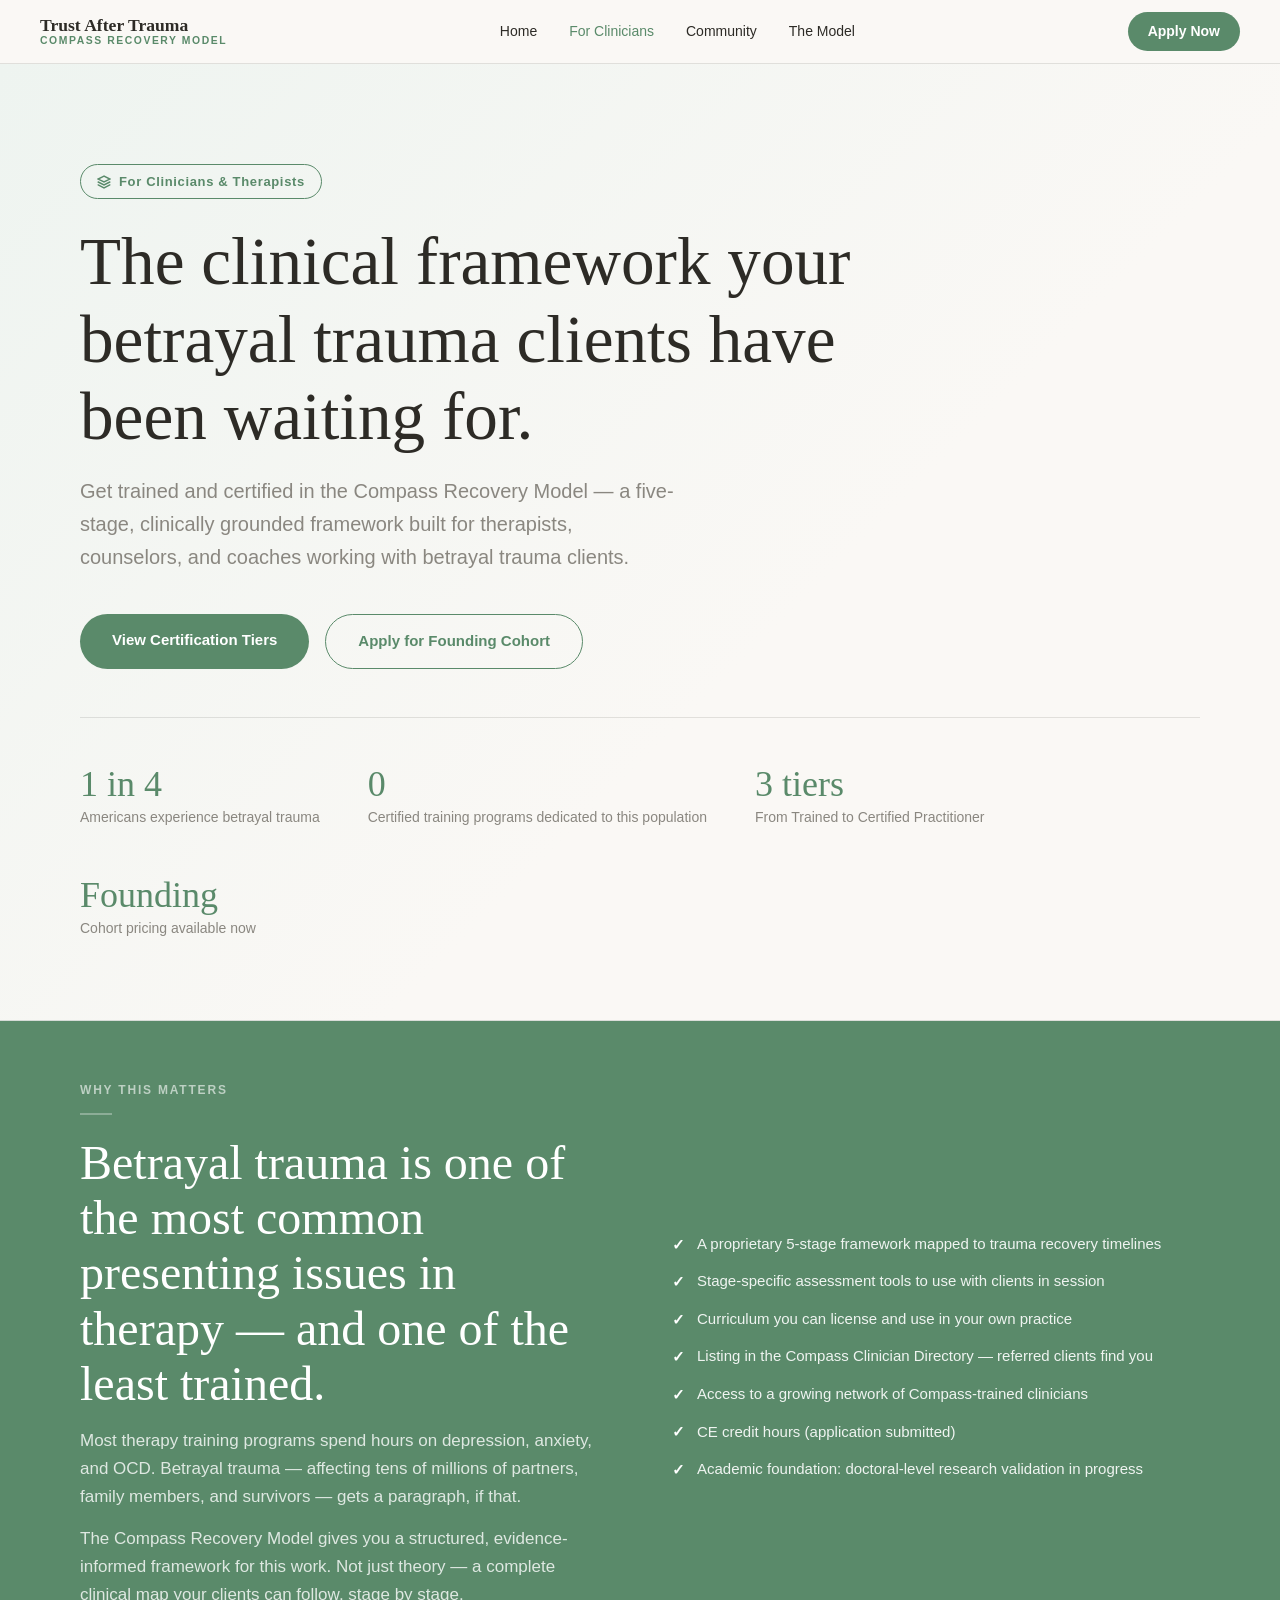
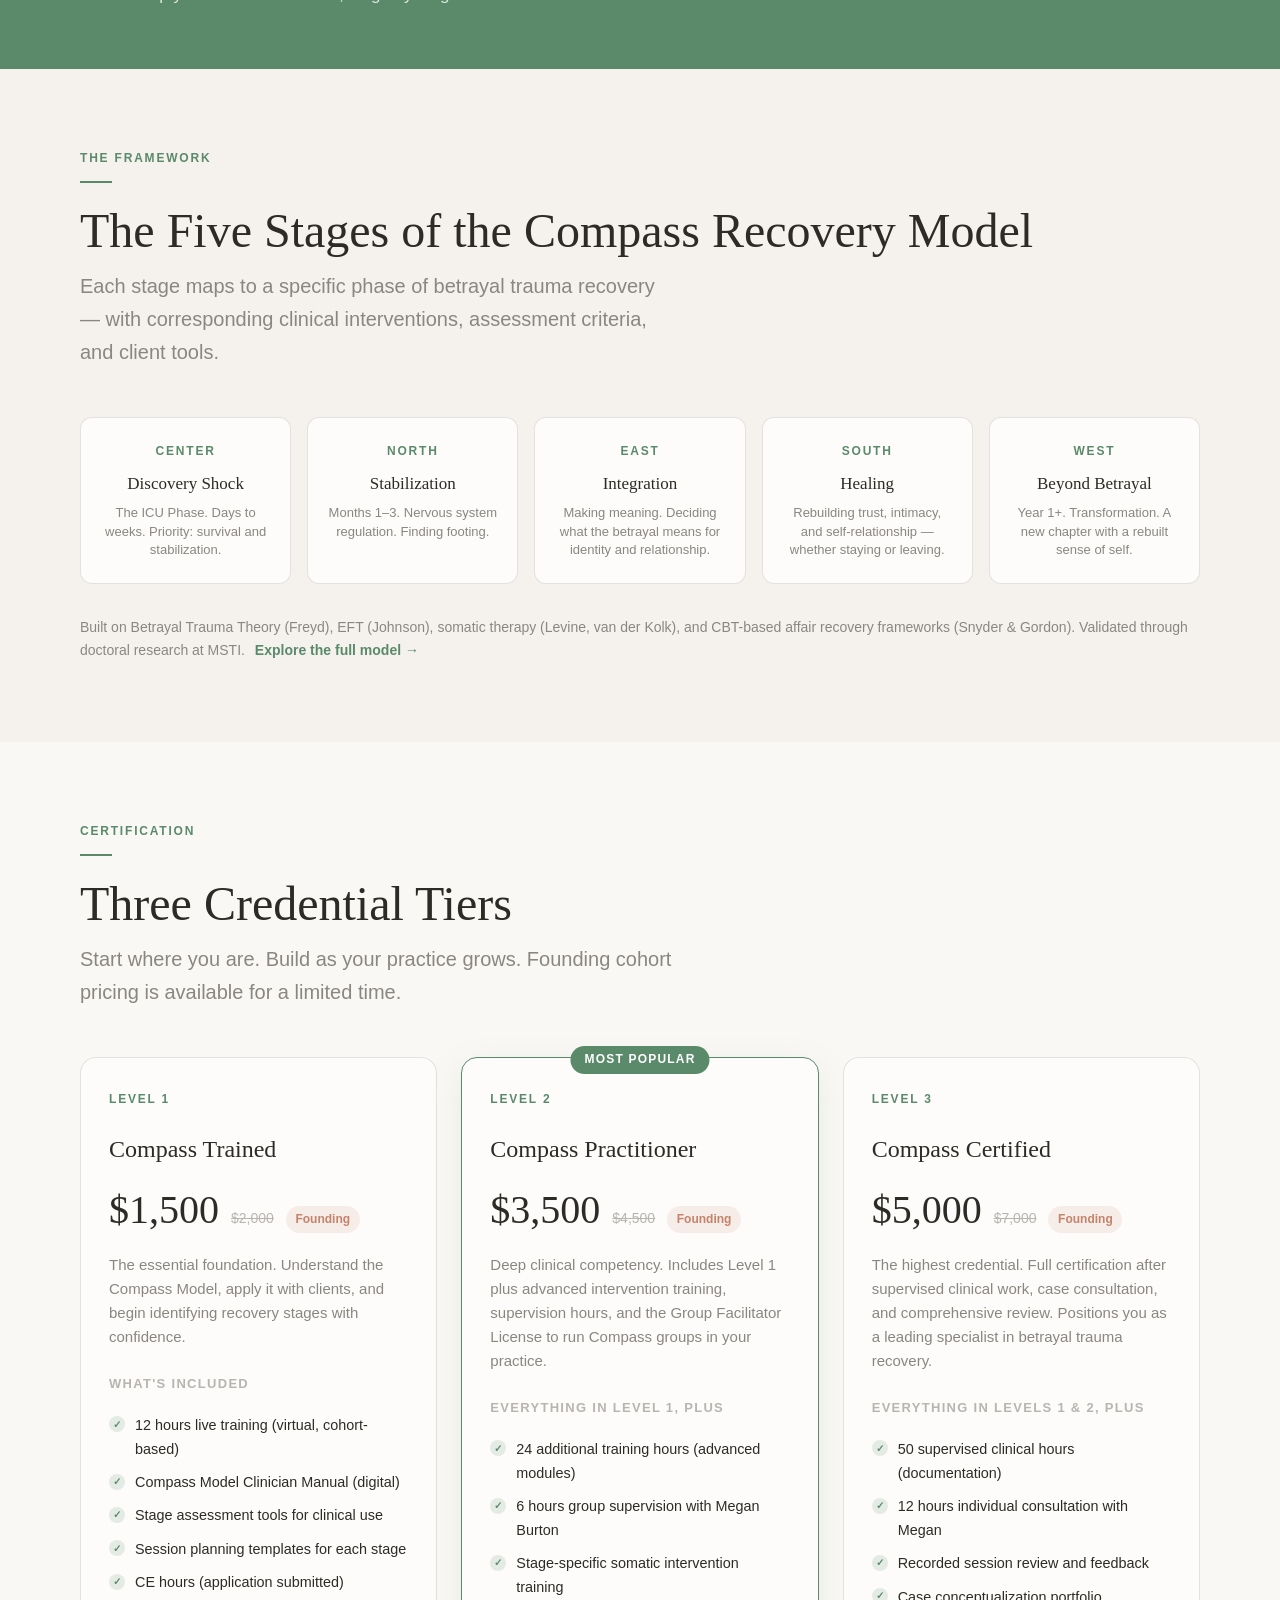
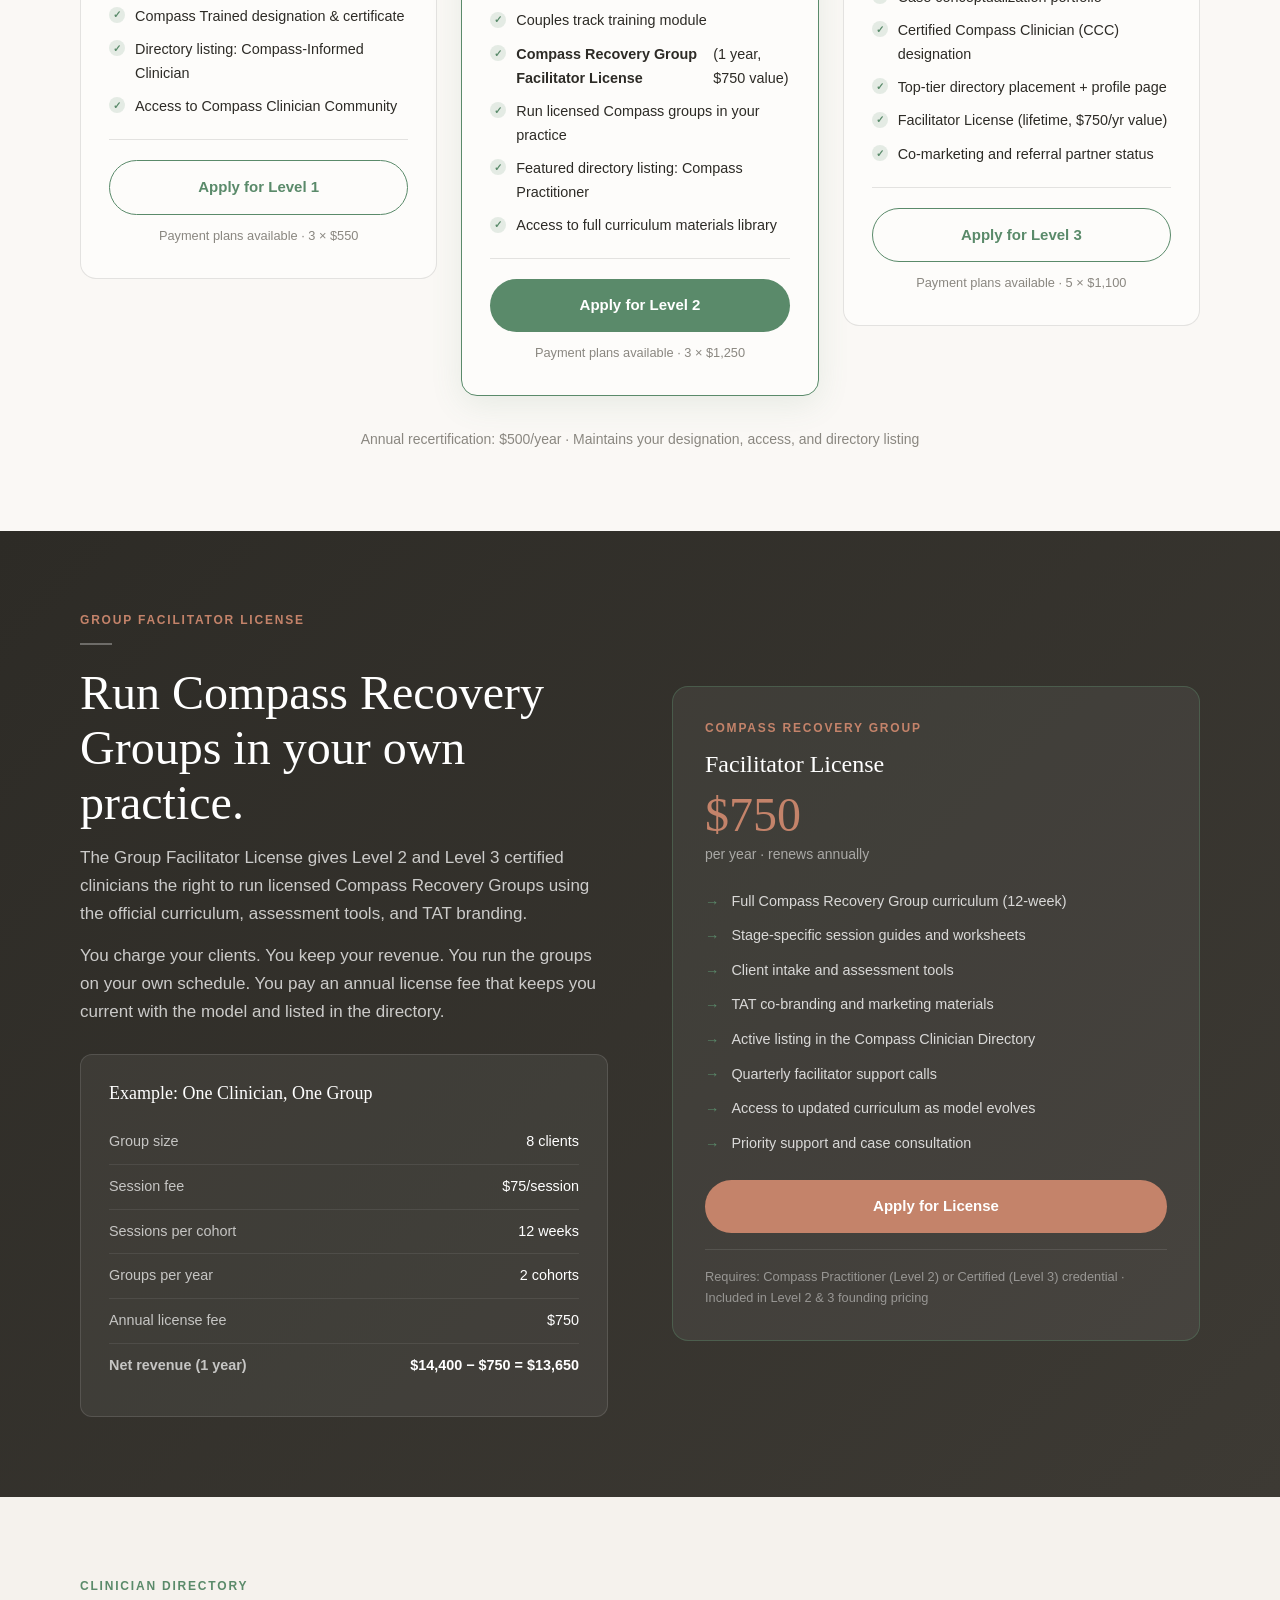
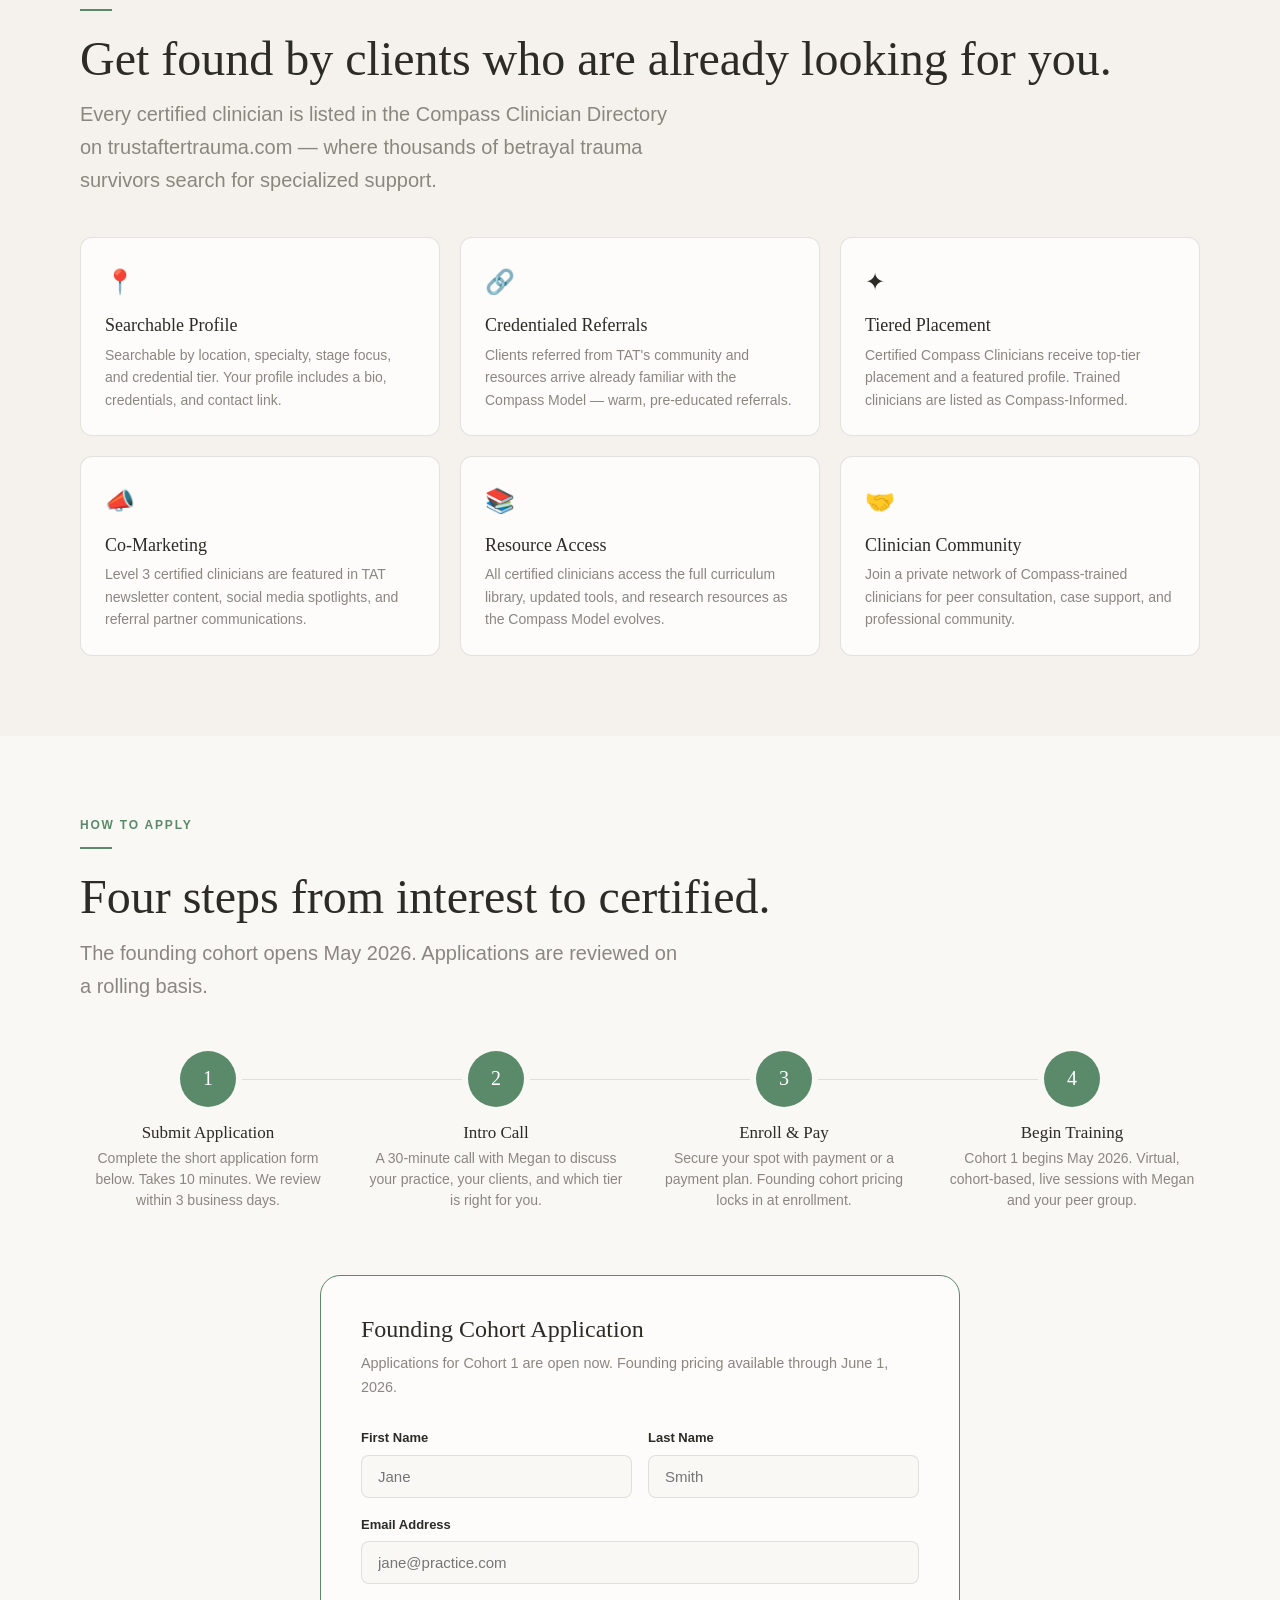
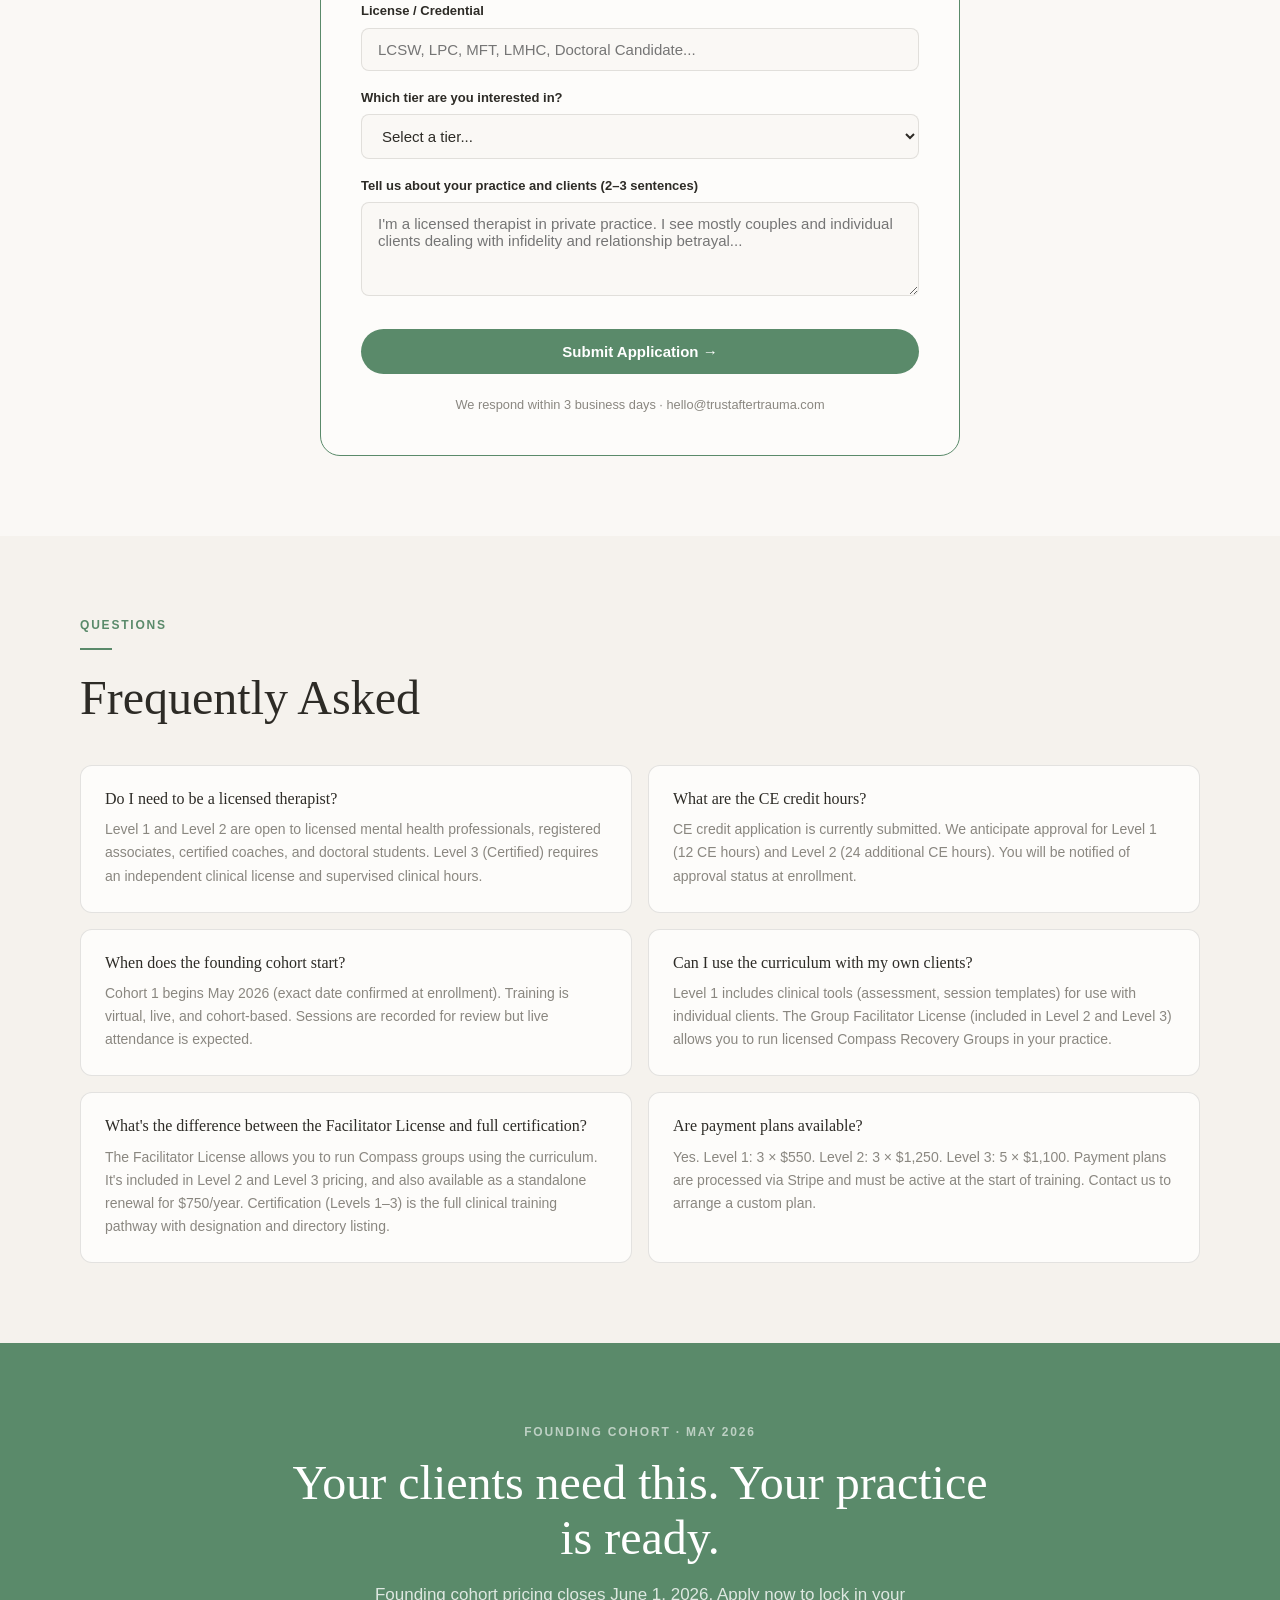
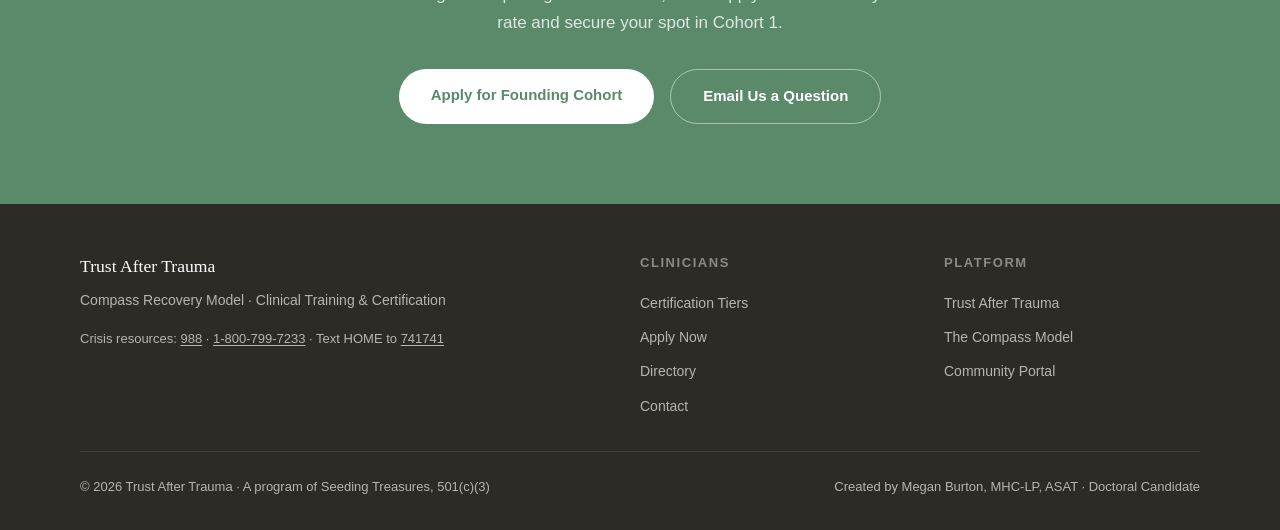
<file: clinicians.html>
<!DOCTYPE html>
<html lang="en">
<head>
<meta charset="UTF-8">
<meta name="viewport" content="width=device-width, initial-scale=1.0">
<title>For Clinicians — Compass Recovery Model Certification | Trust After Trauma</title>
<meta name="description" content="Get trained and certified in the Compass Recovery Model. Three credential tiers for therapists, counselors, and coaches working with betrayal trauma clients.">
<link rel="canonical" href="https://trustaftertrauma.com/clinicians">
<link href="https://api.fontshare.com/v2/css?f[]=zodiak@400,500,600,700&f[]=satoshi@300,400,500,700&display=swap" rel="stylesheet">
<link rel="icon" type="image/svg+xml" href="../assets/favicon.svg">

<style>
/* ─── TOKENS ─────────────────────────────────────── */
*, *::before, *::after { box-sizing: border-box; margin: 0; padding: 0; }
:root {
  --green:   #5A8A6A;
  --green-d: #4A7559;
  --terra:   #C4836A;
  --terra-d: #A86E57;
  --cream:   #FAF8F5;
  --surface: #FDFCFA;
  --surface2:#F5F2ED;
  --border:  rgba(45,43,38,.12);
  --text:    #2D2B26;
  --muted:   #8A8780;
  --faint:   #B8B5B0;
  --display: 'Zodiak', Georgia, serif;
  --body:    'Satoshi', 'Helvetica Neue', sans-serif;
  --radius:  0.75rem;
  --full:    9999px;
  --trans:   180ms cubic-bezier(.16,1,.3,1);
}
html { scroll-behavior: smooth; }
body {
  font-family: var(--body); color: var(--text);
  background: var(--cream); -webkit-font-smoothing: antialiased;
  line-height: 1.65;
}
a { color: inherit; text-decoration: none; }
img { max-width: 100%; display: block; }

/* ─── LAYOUT ─────────────────────────────────────── */
.wrap { max-width: 1120px; width: 92%; margin: 0 auto; }
.wrap--narrow { max-width: 720px; }
section { padding: 80px 0; }
.label {
  font-size: .75rem; font-weight: 700; letter-spacing: .15em;
  text-transform: uppercase; color: var(--green); margin-bottom: .75rem;
  display: block;
}
.rule { width: 32px; height: 2px; background: var(--green);
  margin-bottom: 1.25rem; }
h1,h2,h3,h4 { font-family: var(--display); font-weight: 500; line-height: 1.15; }
h2 { font-size: clamp(1.75rem, 1rem + 2.5vw, 3rem); }
h3 { font-size: clamp(1.25rem, .9rem + 1vw, 1.75rem); }
p.lead { font-size: clamp(1rem, .85rem + .75vw, 1.25rem);
  color: var(--muted); max-width: 600px; }

/* ─── BUTTONS ────────────────────────────────────── */
.btn {
  display: inline-block; padding: .875rem 2rem;
  border-radius: var(--full); font-family: var(--body);
  font-weight: 600; font-size: .9375rem; transition: var(--trans);
  cursor: pointer; border: none; text-align: center;
}
.btn-primary { background: var(--green); color: #fff; }
.btn-primary:hover { background: var(--green-d); transform: translateY(-1px);
  box-shadow: 0 4px 16px rgba(90,138,106,.3); }
.btn-terra { background: var(--terra); color: #fff; }
.btn-terra:hover { background: var(--terra-d); transform: translateY(-1px);
  box-shadow: 0 4px 16px rgba(196,131,106,.3); }
.btn-outline {
  background: transparent; color: var(--green);
  border: 1.5px solid var(--green);
}
.btn-outline:hover { background: var(--green); color: #fff; }

/* ─── NAV ────────────────────────────────────────── */
.nav {
  position: sticky; top: 0; z-index: 50;
  background: rgba(250,248,245,.95); backdrop-filter: blur(10px);
  border-bottom: 1px solid var(--border);
  padding: 0 40px; height: 64px;
  display: flex; align-items: center; justify-content: space-between;
}
.nav__logo {
  font-family: var(--display); font-weight: 600; font-size: 1.1rem;
  display: flex; flex-direction: column; line-height: 1.1;
}
.nav__logo small {
  font-family: var(--body); font-size: .65rem; font-weight: 600;
  letter-spacing: .15em; text-transform: uppercase; color: var(--green);
}
.nav__links { display: flex; gap: 2rem; align-items: center; font-size: .875rem; font-weight: 500; }
.nav__links a:hover { color: var(--green); }
.nav__links a.active { color: var(--green); }
.nav__cta {
  padding: .5rem 1.25rem; border-radius: var(--full);
  background: var(--green); color: #fff; font-size: .875rem;
  font-weight: 600; transition: var(--trans);
}
.nav__cta:hover { background: var(--green-d); }

/* ─── HERO ───────────────────────────────────────── */
.hero {
  padding: 100px 0 80px;
  background: linear-gradient(135deg, #EEF4F0 0%, var(--cream) 60%);
  border-bottom: 1px solid var(--border);
}
.hero__eyebrow {
  display: inline-flex; align-items: center; gap: .5rem;
  padding: .375rem 1rem; border-radius: var(--full);
  border: 1px solid var(--green); color: var(--green);
  font-size: .8125rem; font-weight: 600; letter-spacing: .05em;
  margin-bottom: 1.5rem;
}
.hero h1 { font-size: clamp(2.25rem, 1rem + 4vw, 4.5rem);
  max-width: 820px; margin-bottom: 1.25rem; }
.hero p.lead { margin-bottom: 2.5rem; }
.hero__stats {
  display: flex; gap: 3rem; flex-wrap: wrap;
  padding-top: 3rem; border-top: 1px solid var(--border);
  margin-top: 3rem;
}
.hero__stat-n { font-family: var(--display); font-size: 2.25rem;
  font-weight: 500; color: var(--green); line-height: 1; }
.hero__stat-l { font-size: .875rem; color: var(--muted);
  margin-top: .25rem; }

/* ─── INTRO BAND ─────────────────────────────────── */
.intro-band {
  background: var(--green); color: #fff;
  padding: 60px 0;
}
.intro-band__grid {
  display: grid; grid-template-columns: 1fr 1fr;
  gap: 4rem; align-items: center;
}
.intro-band h2 { color: #fff; }
.intro-band p { color: rgba(255,255,255,.8); margin-top: 1rem; font-size: 1.0625rem; }
.intro-band__list { list-style: none; margin-top: 1.5rem; display: flex; flex-direction: column; gap: .75rem; }
.intro-band__list li {
  display: flex; gap: .75rem; align-items: flex-start;
  color: rgba(255,255,255,.9); font-size: .9375rem;
}
.intro-band__list li::before {
  content: '✓'; color: #fff; font-weight: 700;
  flex-shrink: 0; margin-top: .05rem;
}

/* ─── COMPASS STAGES ─────────────────────────────── */
.stages { background: var(--surface2); }
.stages__grid {
  display: grid; grid-template-columns: repeat(5, 1fr);
  gap: 1rem; margin-top: 3rem;
}
.stage-card {
  background: var(--surface); border: 1px solid var(--border);
  border-radius: var(--radius); padding: 1.5rem 1.25rem;
  text-align: center; transition: var(--trans);
}
.stage-card:hover { border-color: var(--green);
  box-shadow: 0 4px 16px rgba(90,138,106,.1); }
.stage-card__dir {
  font-size: .75rem; font-weight: 700; letter-spacing: .15em;
  text-transform: uppercase; color: var(--green); margin-bottom: .5rem;
}
.stage-card__name { font-family: var(--display); font-size: 1.0625rem;
  font-weight: 500; margin-bottom: .4rem; }
.stage-card__sub { font-size: .8125rem; color: var(--muted); line-height: 1.4; }

/* ─── TIERS ──────────────────────────────────────── */
.tiers__grid {
  display: grid; grid-template-columns: repeat(3, 1fr);
  gap: 1.5rem; margin-top: 3rem; align-items: start;
}
.tier-card {
  background: var(--surface); border: 1.5px solid var(--border);
  border-radius: 1rem; padding: 2rem 1.75rem;
  display: flex; flex-direction: column; gap: 1.25rem;
  transition: var(--trans); position: relative;
}
.tier-card:hover { border-color: var(--green);
  box-shadow: 0 8px 32px rgba(90,138,106,.12); }
.tier-card.featured {
  border-color: var(--green);
  box-shadow: 0 8px 32px rgba(90,138,106,.12);
}
.tier-badge {
  position: absolute; top: -12px; left: 50%; transform: translateX(-50%);
  background: var(--green); color: #fff; font-size: .75rem;
  font-weight: 700; letter-spacing: .1em; text-transform: uppercase;
  padding: .25rem .875rem; border-radius: var(--full); white-space: nowrap;
}
.tier-card__level { font-size: .75rem; font-weight: 700; letter-spacing: .15em;
  text-transform: uppercase; color: var(--green); }
.tier-card__name { font-family: var(--display); font-size: 1.5rem; font-weight: 500; }
.tier-card__price { display: flex; align-items: baseline; gap: .25rem; }
.tier-card__price .amt {
  font-family: var(--display); font-size: 2.5rem;
  font-weight: 500; color: var(--text); line-height: 1;
}
.tier-card__price .orig {
  font-size: .875rem; color: var(--faint);
  text-decoration: line-through; margin-left: .5rem;
}
.tier-card__price .tag {
  font-size: .75rem; color: var(--terra); font-weight: 600;
  background: rgba(196,131,106,.12); padding: .2rem .6rem;
  border-radius: var(--full); margin-left: .5rem;
}
.tier-card__desc { font-size: .9375rem; color: var(--muted); line-height: 1.6; }
.tier-card__includes { font-size: .8125rem; font-weight: 700;
  text-transform: uppercase; letter-spacing: .1em;
  color: var(--faint); margin-top: .25rem; }
.tier-card__list { list-style: none; display: flex; flex-direction: column; gap: .6rem; }
.tier-card__list li {
  display: flex; gap: .625rem; align-items: flex-start;
  font-size: .9rem; color: var(--text);
}
.tier-card__list li .chk {
  width: 16px; height: 16px; border-radius: 50%;
  background: rgba(90,138,106,.15); color: var(--green);
  display: flex; align-items: center; justify-content: center;
  flex-shrink: 0; font-size: .65rem; font-weight: 700;
  margin-top: .15rem;
}
.tier-card__footer { margin-top: auto; padding-top: 1.25rem;
  border-top: 1px solid var(--border); }
.tier-card__note { font-size: .8rem; color: var(--muted); margin-top: .625rem; text-align: center; }

/* ─── FACILITATOR LICENSE ─────────────────────────── */
.facilitator {
  background: linear-gradient(135deg, #2D2B26 0%, #3d3a34 100%);
  color: #fff;
}
.facilitator__inner {
  display: grid; grid-template-columns: 1fr 1fr;
  gap: 4rem; align-items: center;
}
.facilitator .label { color: var(--terra); }
.facilitator h2 { color: #fff; }
.facilitator p { color: rgba(255,255,255,.75); margin-top: .875rem; font-size: 1.0625rem; }
.facilitator__math {
  background: rgba(255,255,255,.06); border: 1px solid rgba(255,255,255,.12);
  border-radius: var(--radius); padding: 1.75rem; margin-top: 1.75rem;
}
.facilitator__math h4 {
  font-family: var(--display); font-size: 1.125rem; color: #fff;
  margin-bottom: 1rem; font-weight: 500;
}
.math-row {
  display: flex; justify-content: space-between; align-items: center;
  padding: .625rem 0; border-bottom: 1px solid rgba(255,255,255,.08);
  font-size: .9rem;
}
.math-row:last-child { border-bottom: none; font-weight: 600; color: var(--terra); }
.math-row .label-m { color: rgba(255,255,255,.7); }
.math-row .val { color: #fff; }
.facilitator__card {
  background: rgba(255,255,255,.06); border: 1.5px solid rgba(90,138,106,.4);
  border-radius: 1rem; padding: 2rem;
}
.facilitator__card h3 { font-family: var(--display); font-size: 1.5rem;
  color: #fff; margin-bottom: .5rem; font-weight: 500; }
.facilitator__card .price-big {
  font-family: var(--display); font-size: 3rem; font-weight: 500;
  color: var(--terra); line-height: 1; margin: .75rem 0 .25rem;
}
.facilitator__card .price-note { font-size: .875rem; color: rgba(255,255,255,.55); }
.fac-list { list-style: none; margin: 1.5rem 0; display: flex; flex-direction: column; gap: .625rem; }
.fac-list li { display: flex; gap: .75rem; align-items: flex-start;
  font-size: .9rem; color: rgba(255,255,255,.8); }
.fac-list li::before { content: '→'; color: var(--green); flex-shrink: 0; margin-top: .05rem; }
.fac-req { font-size: .8rem; color: rgba(255,255,255,.45);
  margin-top: 1rem; padding-top: 1rem; border-top: 1px solid rgba(255,255,255,.1); }

/* ─── DIRECTORY ──────────────────────────────────── */
.directory { background: var(--surface2); }
.directory__grid {
  display: grid; grid-template-columns: repeat(3, 1fr);
  gap: 1.25rem; margin-top: 2.5rem;
}
.dir-card {
  background: var(--surface); border: 1px solid var(--border);
  border-radius: var(--radius); padding: 1.5rem;
}
.dir-card__icon { font-size: 1.5rem; margin-bottom: .875rem; }
.dir-card h4 { font-family: var(--display); font-size: 1.125rem;
  font-weight: 500; margin-bottom: .5rem; }
.dir-card p { font-size: .875rem; color: var(--muted); line-height: 1.6; }

/* ─── PROCESS ────────────────────────────────────── */
.process__steps {
  display: grid; grid-template-columns: repeat(4, 1fr);
  gap: 2rem; margin-top: 3rem; position: relative;
}
.process__steps::before {
  content: ''; position: absolute; top: 28px; left: 10%;
  right: 10%; height: 1px; background: var(--border); z-index: 0;
}
.step { text-align: center; position: relative; z-index: 1; }
.step__num {
  width: 56px; height: 56px; border-radius: 50%;
  background: var(--green); color: #fff;
  font-family: var(--display); font-size: 1.25rem; font-weight: 500;
  display: flex; align-items: center; justify-content: center;
  margin: 0 auto 1rem; box-shadow: 0 0 0 6px var(--cream);
}
.step h4 { font-family: var(--display); font-size: 1.0625rem;
  font-weight: 500; margin-bottom: .375rem; }
.step p { font-size: .875rem; color: var(--muted); line-height: 1.5; }

/* ─── FAQ ────────────────────────────────────────── */
.faq { background: var(--surface2); }
.faq__grid {
  display: grid; grid-template-columns: 1fr 1fr;
  gap: 1rem; margin-top: 2.5rem;
}
.faq-item {
  background: var(--surface); border: 1px solid var(--border);
  border-radius: var(--radius); padding: 1.5rem;
}
.faq-item h4 { font-family: var(--display); font-size: 1rem;
  font-weight: 500; margin-bottom: .625rem; }
.faq-item p { font-size: .875rem; color: var(--muted); line-height: 1.65; }

/* ─── APPLICATION CTA ────────────────────────────── */
.apply {
  background: var(--green); color: #fff;
  padding: 80px 0; text-align: center;
}
.apply h2 { color: #fff; margin-bottom: 1rem; }
.apply p { color: rgba(255,255,255,.8); max-width: 560px;
  margin: 0 auto 2rem; font-size: 1.0625rem; }
.apply__btns { display: flex; gap: 1rem; justify-content: center; flex-wrap: wrap; }
.btn-white { background: #fff; color: var(--green); }
.btn-white:hover { background: rgba(255,255,255,.9); transform: translateY(-1px); }
.btn-ghost { background: transparent; color: #fff;
  border: 1.5px solid rgba(255,255,255,.5); }
.btn-ghost:hover { border-color: #fff; }

/* ─── FOOTER ─────────────────────────────────────── */
.footer {
  background: var(--text); color: rgba(255,255,255,.65);
  padding: 3rem 0 2rem;
}
.footer__grid {
  display: grid; grid-template-columns: 2fr 1fr 1fr;
  gap: 3rem; padding-bottom: 2rem;
  border-bottom: 1px solid rgba(255,255,255,.1);
}
.footer__brand { font-family: var(--display); font-size: 1.1rem;
  color: #fff; font-weight: 500; margin-bottom: .5rem; }
.footer__tagline { font-size: .875rem; }
.footer__col-title { font-size: .8125rem; font-weight: 700;
  letter-spacing: .12em; text-transform: uppercase;
  color: rgba(255,255,255,.45); margin-bottom: 1rem; }
.footer__links { list-style: none; display: flex; flex-direction: column; gap: .5rem; }
.footer__links a { font-size: .875rem; transition: var(--trans); }
.footer__links a:hover { color: #fff; }
.footer__bottom {
  display: flex; justify-content: space-between; align-items: center;
  padding-top: 1.5rem; font-size: .8125rem; flex-wrap: wrap; gap: 1rem;
}
.footer__crisis { margin-top: 1rem; font-size: .8125rem; line-height: 1.7; }
.footer__crisis a { color: rgba(255,255,255,.65); text-decoration: underline; text-underline-offset: 2px; }

/* ─── RESPONSIVE ─────────────────────────────────── */
@media (max-width: 900px) {
  .nav__links { display: none; }
  .intro-band__grid, .facilitator__inner { grid-template-columns: 1fr; gap: 2rem; }
  .stages__grid { grid-template-columns: repeat(3, 1fr); }
  .tiers__grid { grid-template-columns: 1fr; }
  .process__steps { grid-template-columns: 1fr 1fr; }
  .process__steps::before { display: none; }
  .faq__grid { grid-template-columns: 1fr; }
  .footer__grid { grid-template-columns: 1fr; gap: 2rem; }
  .directory__grid { grid-template-columns: 1fr 1fr; }
}
@media (max-width: 600px) {
  section { padding: 56px 0; }
  .hero { padding: 80px 0 56px; }
  .stages__grid { grid-template-columns: 1fr 1fr; }
  .directory__grid { grid-template-columns: 1fr; }
  .hero__stats { gap: 2rem; }
}
</style>
</head>
<body>

<!-- NAV -->
<header class="nav">
  <a href="/" class="nav__logo">
    Trust After Trauma
    <small>Compass Recovery Model</small>
  </a>
  <nav class="nav__links">
    <a href="/">Home</a>
    <a href="/clinicians.html" class="active">For Clinicians</a>
    <a href="/#community">Community</a>
    <a href="https://betrayalrecoverycompass.com" target="_blank" rel="noopener">The Model</a>
  </nav>
  <a href="#apply" class="nav__cta">Apply Now</a>
</header>

<!-- HERO -->
<section class="hero">
  <div class="wrap">
    <span class="hero__eyebrow">
      <svg width="14" height="14" viewBox="0 0 24 24" fill="none" stroke="currentColor" stroke-width="2.5" stroke-linecap="round"><path d="M12 2L2 7l10 5 10-5-10-5z"/><path d="M2 17l10 5 10-5"/><path d="M2 12l10 5 10-5"/></svg>
      For Clinicians &amp; Therapists
    </span>
    <h1>The clinical framework your betrayal trauma clients have been waiting for.</h1>
    <p class="lead">Get trained and certified in the Compass Recovery Model — a five-stage, clinically grounded framework built for therapists, counselors, and coaches working with betrayal trauma clients.</p>
    <div style="display:flex; gap:1rem; flex-wrap:wrap;">
      <a href="#tiers" class="btn btn-primary">View Certification Tiers</a>
      <a href="#apply" class="btn btn-outline">Apply for Founding Cohort</a>
    </div>
    <div class="hero__stats">
      <div>
        <div class="hero__stat-n">1 in 4</div>
        <div class="hero__stat-l">Americans experience betrayal trauma</div>
      </div>
      <div>
        <div class="hero__stat-n">0</div>
        <div class="hero__stat-l">Certified training programs dedicated to this population</div>
      </div>
      <div>
        <div class="hero__stat-n">3 tiers</div>
        <div class="hero__stat-l">From Trained to Certified Practitioner</div>
      </div>
      <div>
        <div class="hero__stat-n">Founding</div>
        <div class="hero__stat-l">Cohort pricing available now</div>
      </div>
    </div>
  </div>
</section>

<!-- INTRO BAND -->
<section class="intro-band">
  <div class="wrap">
    <div class="intro-band__grid">
      <div>
        <span class="label" style="color:rgba(255,255,255,.6);">Why This Matters</span>
        <div class="rule" style="background:rgba(255,255,255,.3);"></div>
        <h2>Betrayal trauma is one of the most common presenting issues in therapy — and one of the least trained.</h2>
        <p>Most therapy training programs spend hours on depression, anxiety, and OCD. Betrayal trauma — affecting tens of millions of partners, family members, and survivors — gets a paragraph, if that.</p>
        <p style="margin-top:.875rem;">The Compass Recovery Model gives you a structured, evidence-informed framework for this work. Not just theory — a complete clinical map your clients can follow, stage by stage.</p>
      </div>
      <div>
        <ul class="intro-band__list">
          <li>A proprietary 5-stage framework mapped to trauma recovery timelines</li>
          <li>Stage-specific assessment tools to use with clients in session</li>
          <li>Curriculum you can license and use in your own practice</li>
          <li>Listing in the Compass Clinician Directory — referred clients find you</li>
          <li>Access to a growing network of Compass-trained clinicians</li>
          <li>CE credit hours (application submitted)</li>
          <li>Academic foundation: doctoral-level research validation in progress</li>
        </ul>
      </div>
    </div>
  </div>
</section>

<!-- THE COMPASS MODEL -->
<section class="stages">
  <div class="wrap">
    <span class="label">The Framework</span>
    <div class="rule"></div>
    <h2>The Five Stages of the Compass Recovery Model</h2>
    <p class="lead" style="margin-top:.75rem;">Each stage maps to a specific phase of betrayal trauma recovery — with corresponding clinical interventions, assessment criteria, and client tools.</p>
    <div class="stages__grid">
      <div class="stage-card">
        <div class="stage-card__dir">Center</div>
        <div class="stage-card__name">Discovery Shock</div>
        <div class="stage-card__sub">The ICU Phase. Days to weeks. Priority: survival and stabilization.</div>
      </div>
      <div class="stage-card">
        <div class="stage-card__dir">North</div>
        <div class="stage-card__name">Stabilization</div>
        <div class="stage-card__sub">Months 1–3. Nervous system regulation. Finding footing.</div>
      </div>
      <div class="stage-card">
        <div class="stage-card__dir">East</div>
        <div class="stage-card__name">Integration</div>
        <div class="stage-card__sub">Making meaning. Deciding what the betrayal means for identity and relationship.</div>
      </div>
      <div class="stage-card">
        <div class="stage-card__dir">South</div>
        <div class="stage-card__name">Healing</div>
        <div class="stage-card__sub">Rebuilding trust, intimacy, and self-relationship — whether staying or leaving.</div>
      </div>
      <div class="stage-card">
        <div class="stage-card__dir">West</div>
        <div class="stage-card__name">Beyond Betrayal</div>
        <div class="stage-card__sub">Year 1+. Transformation. A new chapter with a rebuilt sense of self.</div>
      </div>
    </div>
    <p style="margin-top:2rem; font-size:.875rem; color:var(--muted);">
      Built on Betrayal Trauma Theory (Freyd), EFT (Johnson), somatic therapy (Levine, van der Kolk), and CBT-based affair recovery frameworks (Snyder &amp; Gordon). Validated through doctoral research at MSTI.
      <a href="https://betrayalrecoverycompass.com" target="_blank" rel="noopener" style="color:var(--green); font-weight:600; margin-left:.375rem;">Explore the full model →</a>
    </p>
  </div>
</section>

<!-- CERTIFICATION TIERS -->
<section id="tiers">
  <div class="wrap">
    <span class="label">Certification</span>
    <div class="rule"></div>
    <h2>Three Credential Tiers</h2>
    <p class="lead" style="margin-top:.75rem;">Start where you are. Build as your practice grows. Founding cohort pricing is available for a limited time.</p>
    <div class="tiers__grid">

      <!-- TIER 1 -->
      <div class="tier-card">
        <div class="tier-card__level">Level 1</div>
        <div class="tier-card__name">Compass Trained</div>
        <div class="tier-card__price">
          <span class="amt">$1,500</span>
          <span class="orig">$2,000</span>
          <span class="tag">Founding</span>
        </div>
        <div class="tier-card__desc">The essential foundation. Understand the Compass Model, apply it with clients, and begin identifying recovery stages with confidence.</div>
        <div class="tier-card__includes">What's Included</div>
        <ul class="tier-card__list">
          <li><span class="chk">✓</span>12 hours live training (virtual, cohort-based)</li>
          <li><span class="chk">✓</span>Compass Model Clinician Manual (digital)</li>
          <li><span class="chk">✓</span>Stage assessment tools for clinical use</li>
          <li><span class="chk">✓</span>Session planning templates for each stage</li>
          <li><span class="chk">✓</span>CE hours (application submitted)</li>
          <li><span class="chk">✓</span>Compass Trained designation &amp; certificate</li>
          <li><span class="chk">✓</span>Directory listing: Compass-Informed Clinician</li>
          <li><span class="chk">✓</span>Access to Compass Clinician Community</li>
        </ul>
        <div class="tier-card__footer">
          <a href="#apply" class="btn btn-outline" style="width:100%; display:block; text-align:center;">Apply for Level 1</a>
          <p class="tier-card__note">Payment plans available · 3 × $550</p>
        </div>
      </div>

      <!-- TIER 2 -->
      <div class="tier-card featured">
        <div class="tier-badge">Most Popular</div>
        <div class="tier-card__level">Level 2</div>
        <div class="tier-card__name">Compass Practitioner</div>
        <div class="tier-card__price">
          <span class="amt">$3,500</span>
          <span class="orig">$4,500</span>
          <span class="tag">Founding</span>
        </div>
        <div class="tier-card__desc">Deep clinical competency. Includes Level 1 plus advanced intervention training, supervision hours, and the Group Facilitator License to run Compass groups in your practice.</div>
        <div class="tier-card__includes">Everything in Level 1, plus</div>
        <ul class="tier-card__list">
          <li><span class="chk">✓</span>24 additional training hours (advanced modules)</li>
          <li><span class="chk">✓</span>6 hours group supervision with Megan Burton</li>
          <li><span class="chk">✓</span>Stage-specific somatic intervention training</li>
          <li><span class="chk">✓</span>Couples track training module</li>
          <li><span class="chk">✓</span><strong>Compass Recovery Group Facilitator License</strong> (1 year, $750 value)</li>
          <li><span class="chk">✓</span>Run licensed Compass groups in your practice</li>
          <li><span class="chk">✓</span>Featured directory listing: Compass Practitioner</li>
          <li><span class="chk">✓</span>Access to full curriculum materials library</li>
        </ul>
        <div class="tier-card__footer">
          <a href="#apply" class="btn btn-primary" style="width:100%; display:block; text-align:center;">Apply for Level 2</a>
          <p class="tier-card__note">Payment plans available · 3 × $1,250</p>
        </div>
      </div>

      <!-- TIER 3 -->
      <div class="tier-card">
        <div class="tier-card__level">Level 3</div>
        <div class="tier-card__name">Compass Certified</div>
        <div class="tier-card__price">
          <span class="amt">$5,000</span>
          <span class="orig">$7,000</span>
          <span class="tag">Founding</span>
        </div>
        <div class="tier-card__desc">The highest credential. Full certification after supervised clinical work, case consultation, and comprehensive review. Positions you as a leading specialist in betrayal trauma recovery.</div>
        <div class="tier-card__includes">Everything in Levels 1 &amp; 2, plus</div>
        <ul class="tier-card__list">
          <li><span class="chk">✓</span>50 supervised clinical hours (documentation)</li>
          <li><span class="chk">✓</span>12 hours individual consultation with Megan</li>
          <li><span class="chk">✓</span>Recorded session review and feedback</li>
          <li><span class="chk">✓</span>Case conceptualization portfolio</li>
          <li><span class="chk">✓</span>Certified Compass Clinician (CCC) designation</li>
          <li><span class="chk">✓</span>Top-tier directory placement + profile page</li>
          <li><span class="chk">✓</span>Facilitator License (lifetime, $750/yr value)</li>
          <li><span class="chk">✓</span>Co-marketing and referral partner status</li>
        </ul>
        <div class="tier-card__footer">
          <a href="#apply" class="btn btn-outline" style="width:100%; display:block; text-align:center;">Apply for Level 3</a>
          <p class="tier-card__note">Payment plans available · 5 × $1,100</p>
        </div>
      </div>

    </div>
    <p style="margin-top:2rem; text-align:center; font-size:.875rem; color:var(--muted);">
      Annual recertification: $500/year · Maintains your designation, access, and directory listing
    </p>
  </div>
</section>

<!-- FACILITATOR LICENSE -->
<section class="facilitator">
  <div class="wrap">
    <div class="facilitator__inner">
      <div>
        <span class="label">Group Facilitator License</span>
        <div class="rule" style="background:rgba(255,255,255,.3);"></div>
        <h2>Run Compass Recovery Groups in your own practice.</h2>
        <p>The Group Facilitator License gives Level 2 and Level 3 certified clinicians the right to run licensed Compass Recovery Groups using the official curriculum, assessment tools, and TAT branding.</p>
        <p style="margin-top:.875rem;">You charge your clients. You keep your revenue. You run the groups on your own schedule. You pay an annual license fee that keeps you current with the model and listed in the directory.</p>
        <div class="facilitator__math">
          <h4>Example: One Clinician, One Group</h4>
          <div class="math-row">
            <span class="label-m">Group size</span>
            <span class="val">8 clients</span>
          </div>
          <div class="math-row">
            <span class="label-m">Session fee</span>
            <span class="val">$75/session</span>
          </div>
          <div class="math-row">
            <span class="label-m">Sessions per cohort</span>
            <span class="val">12 weeks</span>
          </div>
          <div class="math-row">
            <span class="label-m">Groups per year</span>
            <span class="val">2 cohorts</span>
          </div>
          <div class="math-row">
            <span class="label-m">Annual license fee</span>
            <span class="val">$750</span>
          </div>
          <div class="math-row">
            <span class="label-m">Net revenue (1 year)</span>
            <span class="val">$14,400 − $750 = <strong>$13,650</strong></span>
          </div>
        </div>
      </div>
      <div>
        <div class="facilitator__card">
          <span class="label" style="color:var(--terra);">Compass Recovery Group</span>
          <h3>Facilitator License</h3>
          <div class="price-big">$750</div>
          <div class="price-note">per year · renews annually</div>
          <ul class="fac-list">
            <li>Full Compass Recovery Group curriculum (12-week)</li>
            <li>Stage-specific session guides and worksheets</li>
            <li>Client intake and assessment tools</li>
            <li>TAT co-branding and marketing materials</li>
            <li>Active listing in the Compass Clinician Directory</li>
            <li>Quarterly facilitator support calls</li>
            <li>Access to updated curriculum as model evolves</li>
            <li>Priority support and case consultation</li>
          </ul>
          <a href="#apply" class="btn btn-terra" style="width:100%; text-align:center; display:block;">Apply for License</a>
          <div class="fac-req">Requires: Compass Practitioner (Level 2) or Certified (Level 3) credential · Included in Level 2 &amp; 3 founding pricing</div>
        </div>
      </div>
    </div>
  </div>
</section>

<!-- DIRECTORY BENEFITS -->
<section class="directory" id="directory">
  <div class="wrap">
    <span class="label">Clinician Directory</span>
    <div class="rule"></div>
    <h2>Get found by clients who are already looking for you.</h2>
    <p class="lead" style="margin-top:.75rem;">Every certified clinician is listed in the Compass Clinician Directory on trustaftertrauma.com — where thousands of betrayal trauma survivors search for specialized support.</p>
    <div class="directory__grid">
      <div class="dir-card">
        <div class="dir-card__icon">📍</div>
        <h4>Searchable Profile</h4>
        <p>Searchable by location, specialty, stage focus, and credential tier. Your profile includes a bio, credentials, and contact link.</p>
      </div>
      <div class="dir-card">
        <div class="dir-card__icon">🔗</div>
        <h4>Credentialed Referrals</h4>
        <p>Clients referred from TAT's community and resources arrive already familiar with the Compass Model — warm, pre-educated referrals.</p>
      </div>
      <div class="dir-card">
        <div class="dir-card__icon">✦</div>
        <h4>Tiered Placement</h4>
        <p>Certified Compass Clinicians receive top-tier placement and a featured profile. Trained clinicians are listed as Compass-Informed.</p>
      </div>
      <div class="dir-card">
        <div class="dir-card__icon">📣</div>
        <h4>Co-Marketing</h4>
        <p>Level 3 certified clinicians are featured in TAT newsletter content, social media spotlights, and referral partner communications.</p>
      </div>
      <div class="dir-card">
        <div class="dir-card__icon">📚</div>
        <h4>Resource Access</h4>
        <p>All certified clinicians access the full curriculum library, updated tools, and research resources as the Compass Model evolves.</p>
      </div>
      <div class="dir-card">
        <div class="dir-card__icon">🤝</div>
        <h4>Clinician Community</h4>
        <p>Join a private network of Compass-trained clinicians for peer consultation, case support, and professional community.</p>
      </div>
    </div>
  </div>
</section>

<!-- PROCESS -->
<section id="apply">
  <div class="wrap">
    <span class="label">How to Apply</span>
    <div class="rule"></div>
    <h2>Four steps from interest to certified.</h2>
    <p class="lead" style="margin-top:.75rem;">The founding cohort opens May 2026. Applications are reviewed on a rolling basis.</p>
    <div class="process__steps">
      <div class="step">
        <div class="step__num">1</div>
        <h4>Submit Application</h4>
        <p>Complete the short application form below. Takes 10 minutes. We review within 3 business days.</p>
      </div>
      <div class="step">
        <div class="step__num">2</div>
        <h4>Intro Call</h4>
        <p>A 30-minute call with Megan to discuss your practice, your clients, and which tier is right for you.</p>
      </div>
      <div class="step">
        <div class="step__num">3</div>
        <h4>Enroll &amp; Pay</h4>
        <p>Secure your spot with payment or a payment plan. Founding cohort pricing locks in at enrollment.</p>
      </div>
      <div class="step">
        <div class="step__num">4</div>
        <h4>Begin Training</h4>
        <p>Cohort 1 begins May 2026. Virtual, cohort-based, live sessions with Megan and your peer group.</p>
      </div>
    </div>

    <!-- APPLICATION FORM -->
    <div style="max-width:640px; margin:4rem auto 0; background:var(--surface); border:1.5px solid var(--green); border-radius:1.25rem; padding:2.5rem;">
      <h3 style="font-family:var(--display); font-size:1.5rem; font-weight:500; margin-bottom:.5rem;">Founding Cohort Application</h3>
      <p style="font-size:.9rem; color:var(--muted); margin-bottom:1.75rem;">Applications for Cohort 1 are open now. Founding pricing available through June 1, 2026.</p>
      <form action="mailto:hello@trustaftertrauma.com" method="POST" enctype="text/plain" style="display:flex; flex-direction:column; gap:1rem;">
        <div style="display:grid; grid-template-columns:1fr 1fr; gap:1rem;">
          <div>
            <label style="font-size:.8125rem; font-weight:600; display:block; margin-bottom:.375rem;">First Name</label>
            <input type="text" name="first_name" required placeholder="Jane"
              style="width:100%; padding:.75rem 1rem; border:1.5px solid var(--border); border-radius:.5rem; font-family:var(--body); font-size:.9375rem; background:var(--cream); color:var(--text);">
          </div>
          <div>
            <label style="font-size:.8125rem; font-weight:600; display:block; margin-bottom:.375rem;">Last Name</label>
            <input type="text" name="last_name" required placeholder="Smith"
              style="width:100%; padding:.75rem 1rem; border:1.5px solid var(--border); border-radius:.5rem; font-family:var(--body); font-size:.9375rem; background:var(--cream); color:var(--text);">
          </div>
        </div>
        <div>
          <label style="font-size:.8125rem; font-weight:600; display:block; margin-bottom:.375rem;">Email Address</label>
          <input type="email" name="email" required placeholder="jane@practice.com"
            style="width:100%; padding:.75rem 1rem; border:1.5px solid var(--border); border-radius:.5rem; font-family:var(--body); font-size:.9375rem; background:var(--cream); color:var(--text);">
        </div>
        <div>
          <label style="font-size:.8125rem; font-weight:600; display:block; margin-bottom:.375rem;">License / Credential</label>
          <input type="text" name="credential" placeholder="LCSW, LPC, MFT, LMHC, Doctoral Candidate..."
            style="width:100%; padding:.75rem 1rem; border:1.5px solid var(--border); border-radius:.5rem; font-family:var(--body); font-size:.9375rem; background:var(--cream); color:var(--text);">
        </div>
        <div>
          <label style="font-size:.8125rem; font-weight:600; display:block; margin-bottom:.375rem;">Which tier are you interested in?</label>
          <select name="tier" style="width:100%; padding:.75rem 1rem; border:1.5px solid var(--border); border-radius:.5rem; font-family:var(--body); font-size:.9375rem; background:var(--cream); color:var(--text);">
            <option value="">Select a tier...</option>
            <option value="level1">Level 1 — Compass Trained ($1,500)</option>
            <option value="level2">Level 2 — Compass Practitioner ($3,500)</option>
            <option value="level3">Level 3 — Compass Certified ($5,000)</option>
            <option value="facilitator">Facilitator License Only ($750/yr)</option>
            <option value="unsure">Not sure yet — want to discuss</option>
          </select>
        </div>
        <div>
          <label style="font-size:.8125rem; font-weight:600; display:block; margin-bottom:.375rem;">Tell us about your practice and clients (2–3 sentences)</label>
          <textarea name="practice" rows="4" placeholder="I'm a licensed therapist in private practice. I see mostly couples and individual clients dealing with infidelity and relationship betrayal..."
            style="width:100%; padding:.75rem 1rem; border:1.5px solid var(--border); border-radius:.5rem; font-family:var(--body); font-size:.9375rem; background:var(--cream); color:var(--text); resize:vertical;"></textarea>
        </div>
        <button type="submit" class="btn btn-primary" style="margin-top:.5rem;">Submit Application →</button>
        <p style="font-size:.8rem; color:var(--muted); text-align:center; margin-top:.25rem;">We respond within 3 business days · hello@trustaftertrauma.com</p>
      </form>
    </div>
  </div>
</section>

<!-- FAQ -->
<section class="faq">
  <div class="wrap">
    <span class="label">Questions</span>
    <div class="rule"></div>
    <h2>Frequently Asked</h2>
    <div class="faq__grid" style="margin-top:2.5rem;">
      <div class="faq-item">
        <h4>Do I need to be a licensed therapist?</h4>
        <p>Level 1 and Level 2 are open to licensed mental health professionals, registered associates, certified coaches, and doctoral students. Level 3 (Certified) requires an independent clinical license and supervised clinical hours.</p>
      </div>
      <div class="faq-item">
        <h4>What are the CE credit hours?</h4>
        <p>CE credit application is currently submitted. We anticipate approval for Level 1 (12 CE hours) and Level 2 (24 additional CE hours). You will be notified of approval status at enrollment.</p>
      </div>
      <div class="faq-item">
        <h4>When does the founding cohort start?</h4>
        <p>Cohort 1 begins May 2026 (exact date confirmed at enrollment). Training is virtual, live, and cohort-based. Sessions are recorded for review but live attendance is expected.</p>
      </div>
      <div class="faq-item">
        <h4>Can I use the curriculum with my own clients?</h4>
        <p>Level 1 includes clinical tools (assessment, session templates) for use with individual clients. The Group Facilitator License (included in Level 2 and Level 3) allows you to run licensed Compass Recovery Groups in your practice.</p>
      </div>
      <div class="faq-item">
        <h4>What's the difference between the Facilitator License and full certification?</h4>
        <p>The Facilitator License allows you to run Compass groups using the curriculum. It's included in Level 2 and Level 3 pricing, and also available as a standalone renewal for $750/year. Certification (Levels 1–3) is the full clinical training pathway with designation and directory listing.</p>
      </div>
      <div class="faq-item">
        <h4>Are payment plans available?</h4>
        <p>Yes. Level 1: 3 × $550. Level 2: 3 × $1,250. Level 3: 5 × $1,100. Payment plans are processed via Stripe and must be active at the start of training. Contact us to arrange a custom plan.</p>
      </div>
    </div>
  </div>
</section>

<!-- FINAL CTA -->
<section class="apply">
  <div class="wrap wrap--narrow" style="text-align:center;">
    <span class="label" style="color:rgba(255,255,255,.6); justify-content:center; display:flex;">Founding Cohort · May 2026</span>
    <h2>Your clients need this. Your practice is ready.</h2>
    <p>Founding cohort pricing closes June 1, 2026. Apply now to lock in your rate and secure your spot in Cohort 1.</p>
    <div class="apply__btns">
      <a href="#apply" class="btn btn-white">Apply for Founding Cohort</a>
      <a href="mailto:hello@trustaftertrauma.com" class="btn btn-ghost">Email Us a Question</a>
    </div>
  </div>
</section>

<!-- FOOTER -->
<footer class="footer">
  <div class="wrap">
    <div class="footer__grid">
      <div>
        <div class="footer__brand">Trust After Trauma</div>
        <div class="footer__tagline">Compass Recovery Model · Clinical Training &amp; Certification</div>
        <div class="footer__crisis">
          Crisis resources: <a href="tel:988">988</a> · <a href="tel:18007997233">1-800-799-7233</a> · Text HOME to <a href="sms:741741">741741</a>
        </div>
      </div>
      <div>
        <div class="footer__col-title">Clinicians</div>
        <ul class="footer__links">
          <li><a href="#tiers">Certification Tiers</a></li>
          <li><a href="#apply">Apply Now</a></li>
          <li><a href="#directory">Directory</a></li>
          <li><a href="mailto:hello@trustaftertrauma.com">Contact</a></li>
        </ul>
      </div>
      <div>
        <div class="footer__col-title">Platform</div>
        <ul class="footer__links">
          <li><a href="/">Trust After Trauma</a></li>
          <li><a href="https://betrayalrecoverycompass.com" target="_blank" rel="noopener">The Compass Model</a></li>
          <li><a href="https://trust-after-trauma.mn.co" target="_blank" rel="noopener">Community Portal</a></li>
        </ul>
      </div>
    </div>
    <div class="footer__bottom">
      <span>© 2026 Trust After Trauma · A program of Seeding Treasures, 501(c)(3)</span>
      <span>Created by Megan Burton, MHC-LP, ASAT · Doctoral Candidate</span>
    </div>
  </div>
</footer>

</body>
</html>
</file>
